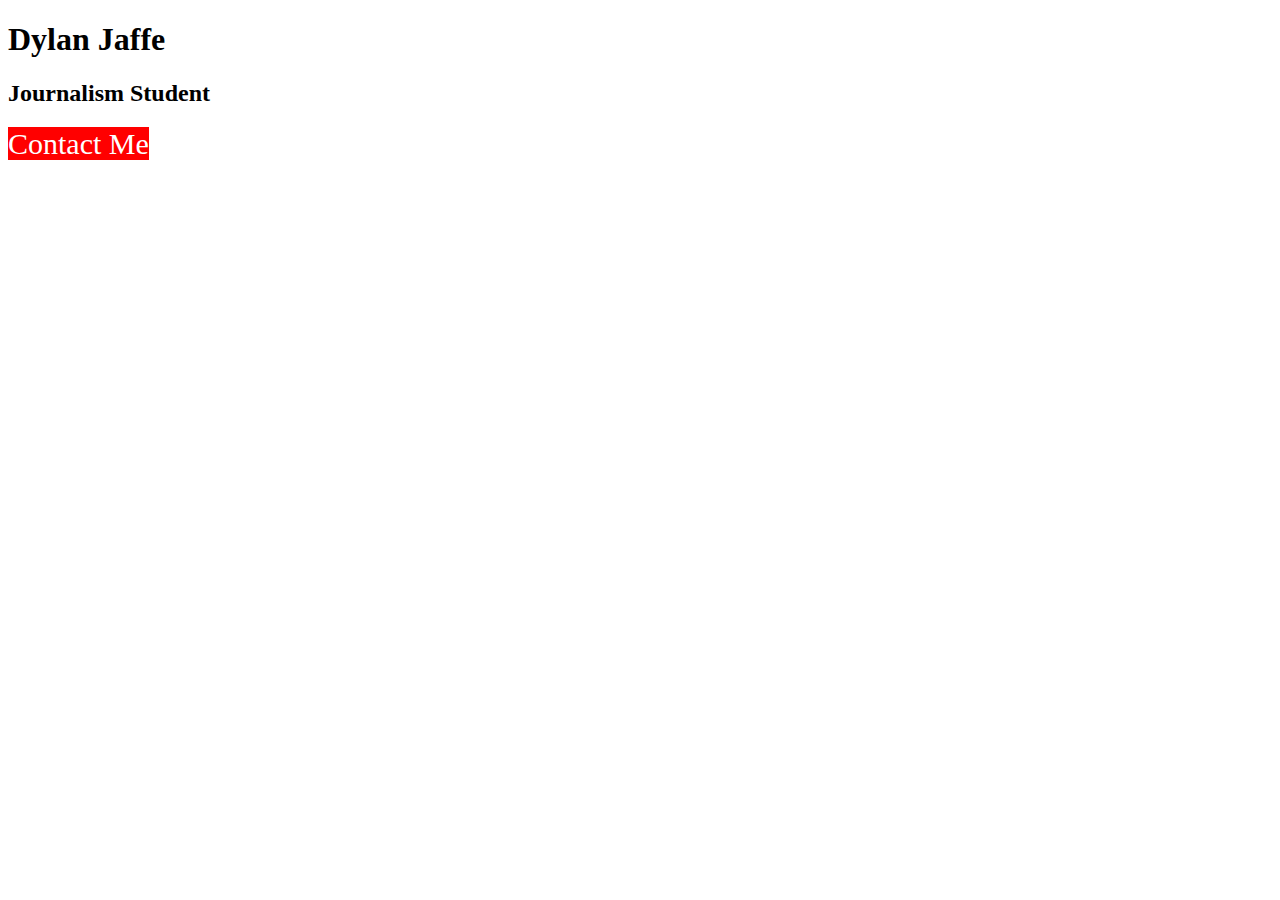
<file: button-assignment/index.html>
<!DOCTYPE html>
<html lang="en">

<head>    
    <title>Dylan Jaffe Button</title>
</head>
<h1> Dylan Jaffe</h1>
    <h2> Journalism Student</h2>
<body>
    <red-button>Contact Me</red-button>
   <style>
       red-button{background-color:red;
       color: white;
       font-size: 30px;
        border: none;   
       width:200px}
    </style>
</body>
   
</html>
</file>
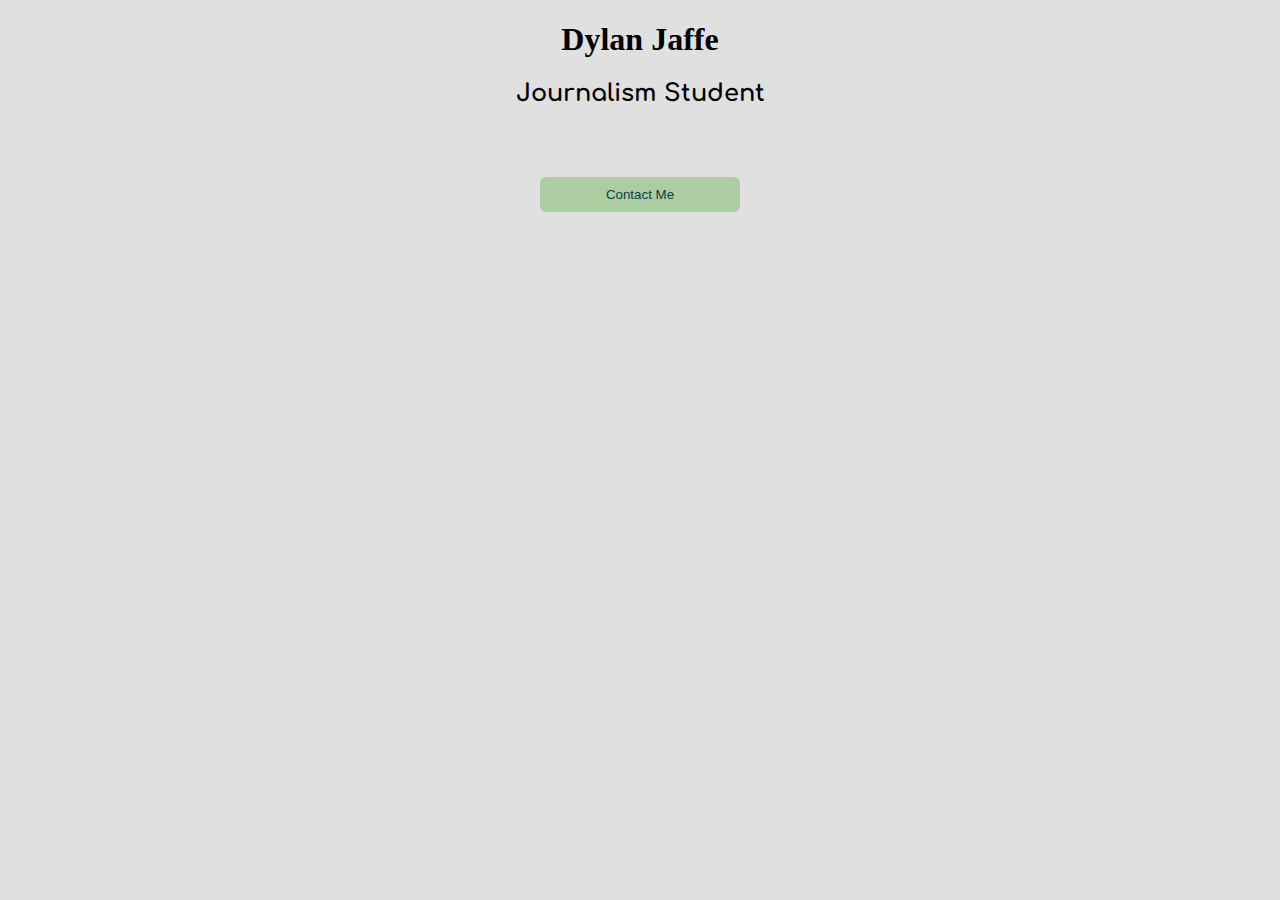
<file: contact-button-assignment/index.html>
<!DOCTYPE html>
<html lang="en">
<head>
    <link href="style.css" rel="stylesheet">
    
   <link rel="preconnect" href="https://fonts.googleapis.com">
<link rel="preconnect" href="https://fonts.gstatic.com" crossorigin>
<link href="https://fonts.googleapis.com/css2?family=Comfortaa:wght@300&family=DM+Serif+Display&display=swap" rel="stylesheet">

</head>
    
<body>
   <h1>Dylan Jaffe</h1>
   <h2>Journalism Student</h2>    
    <button>Contact Me</button>

    

    
</body>
    
</html>
</file>
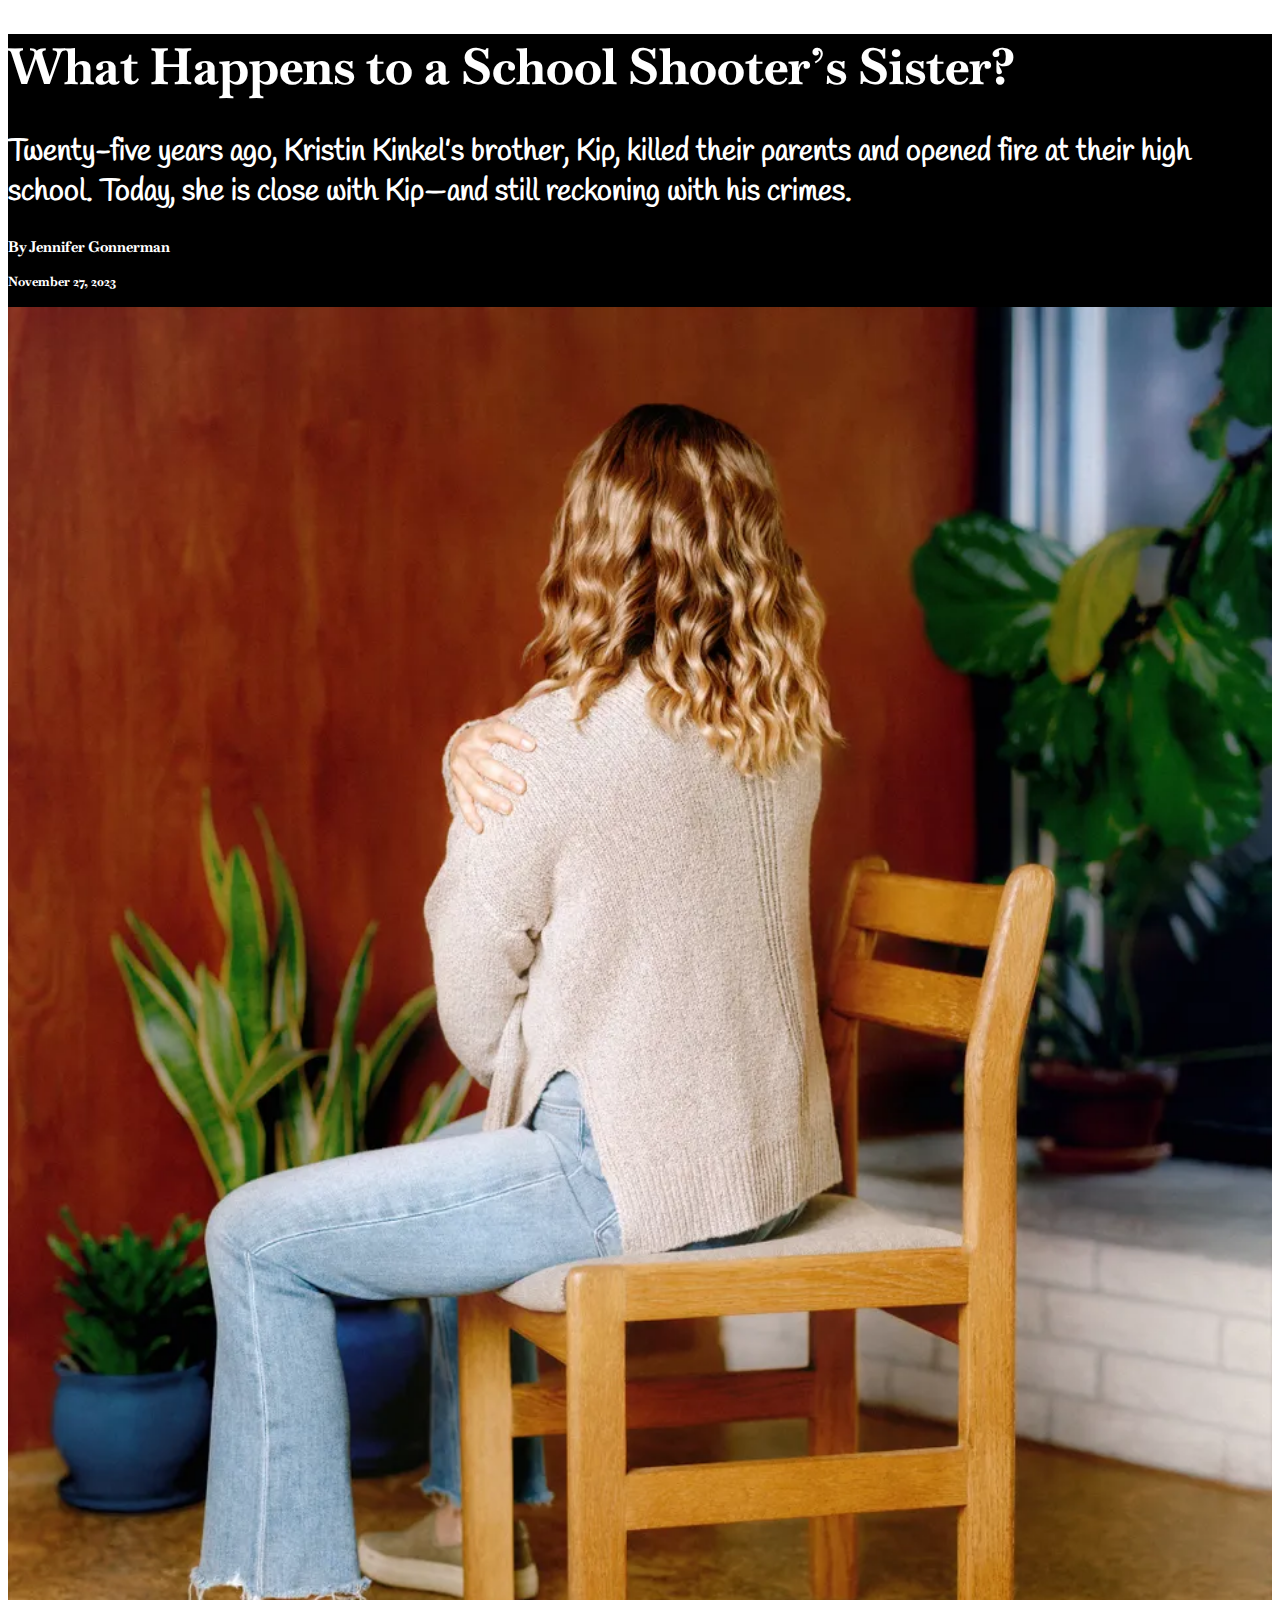
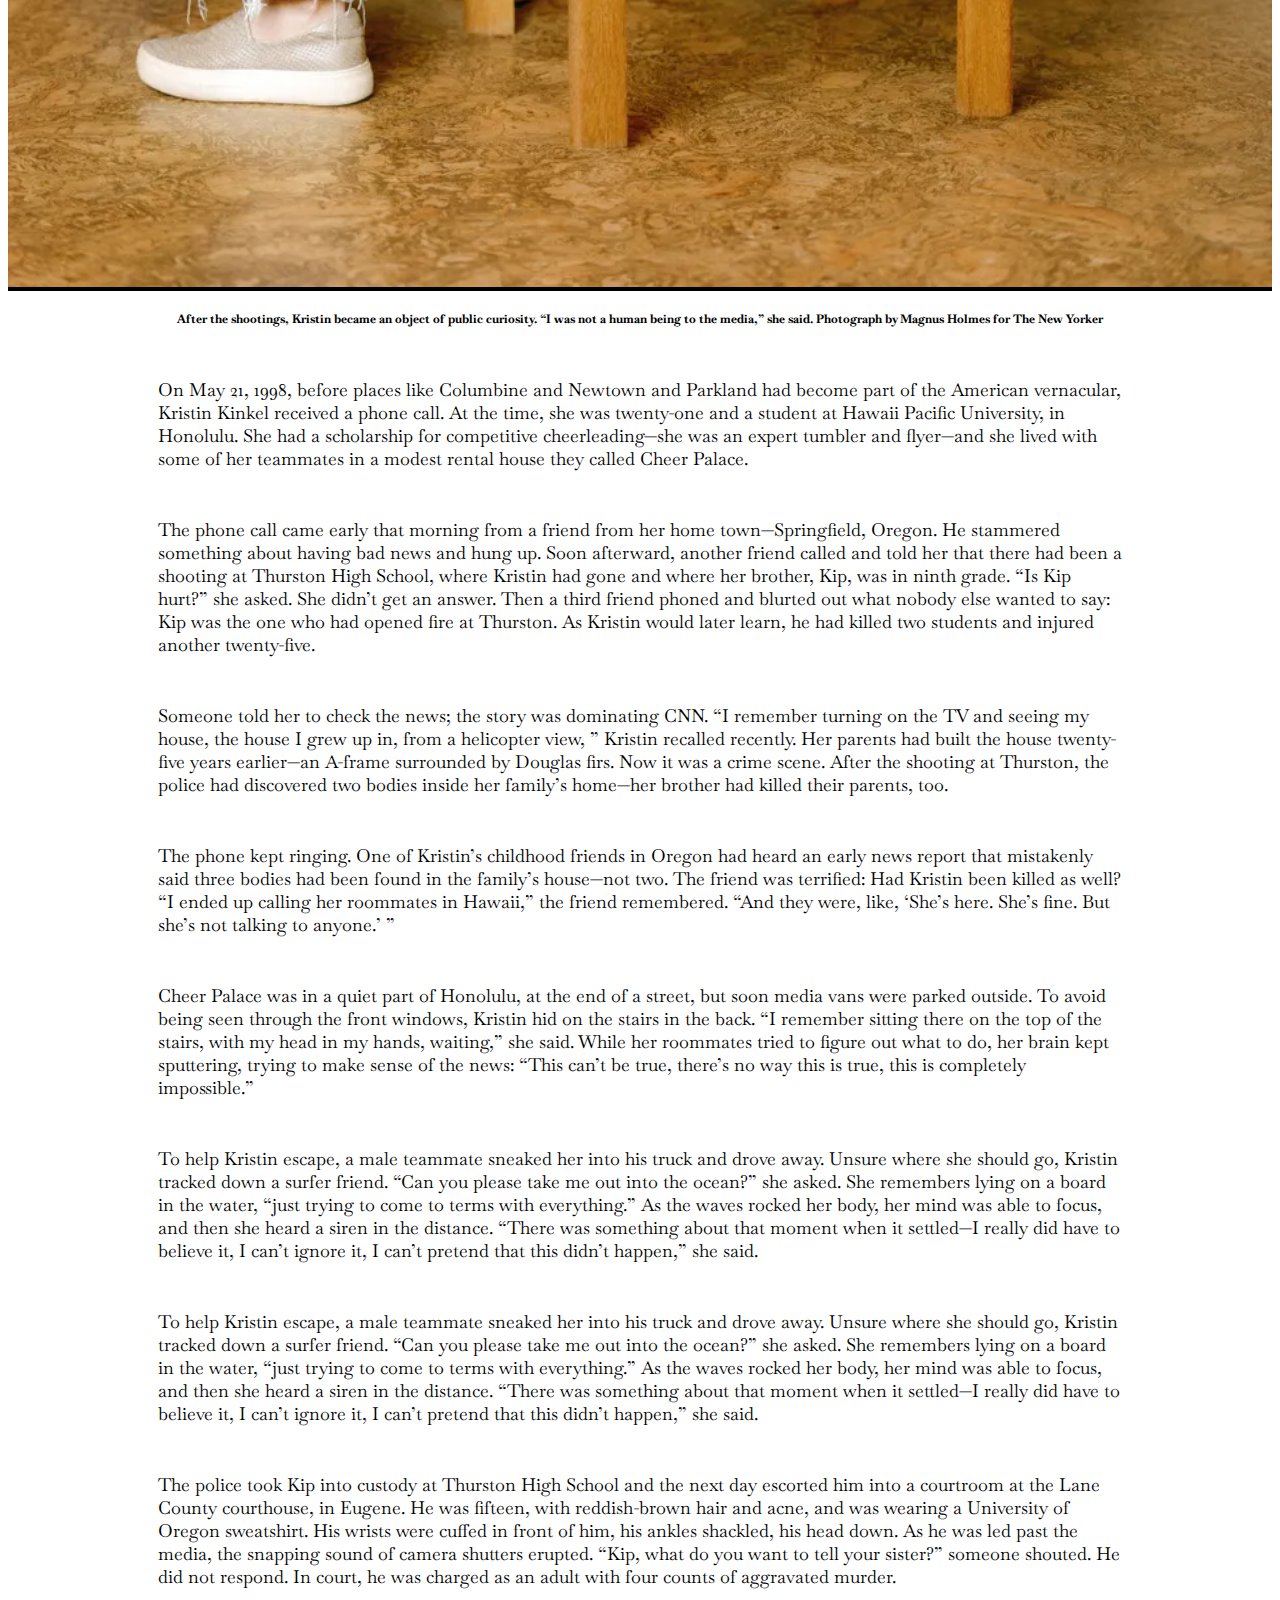
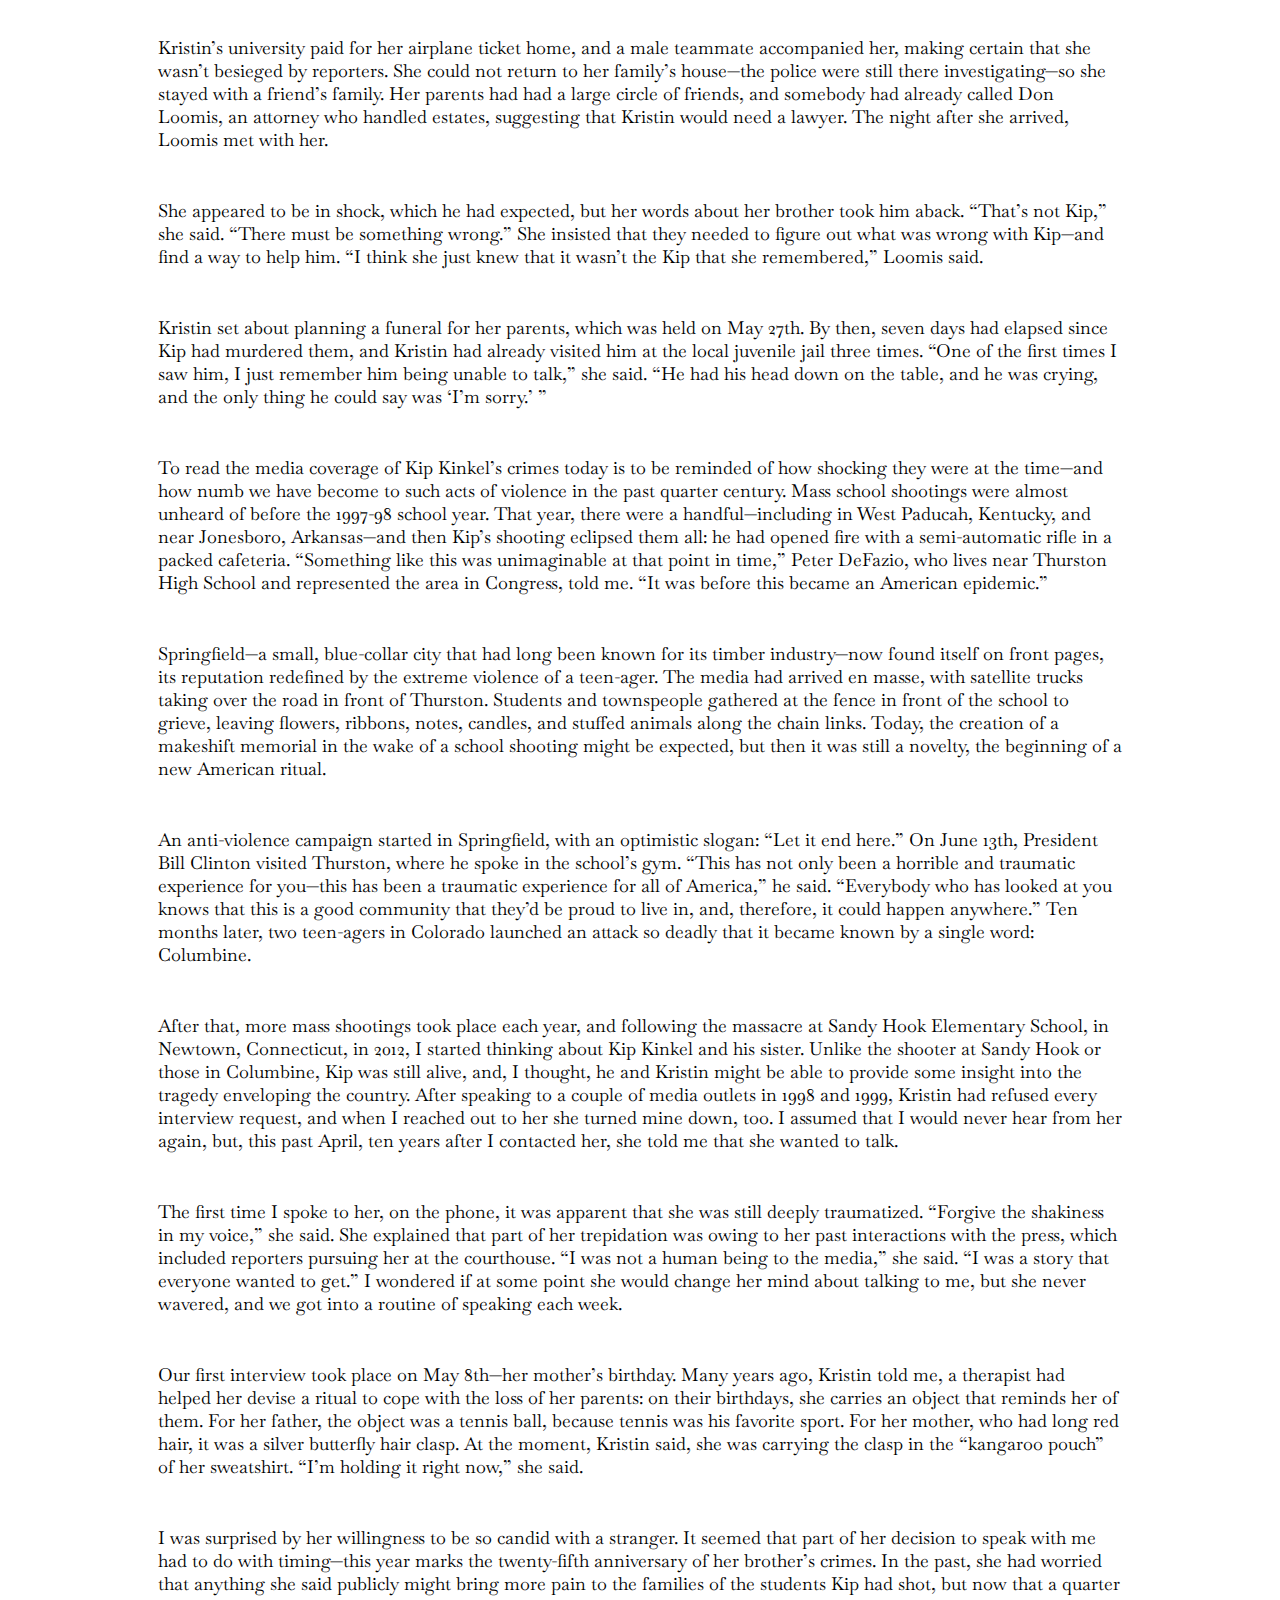
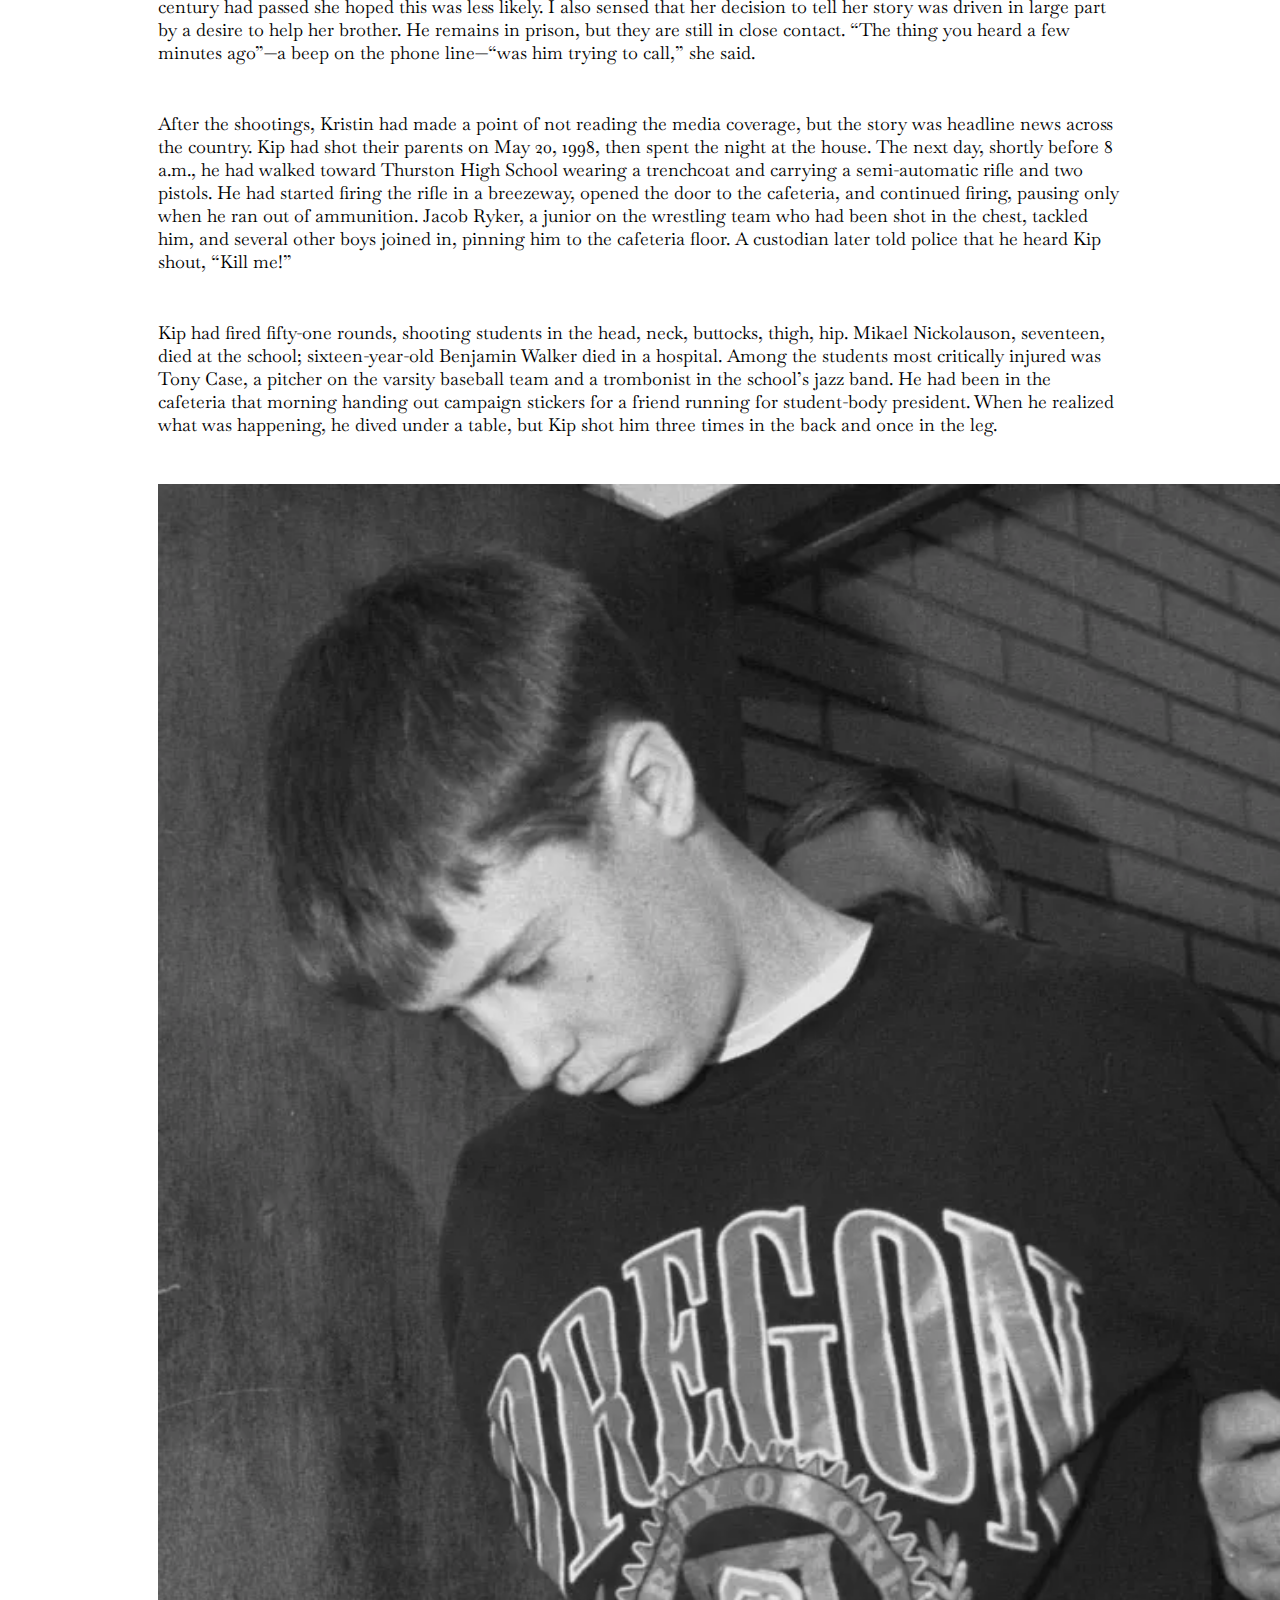
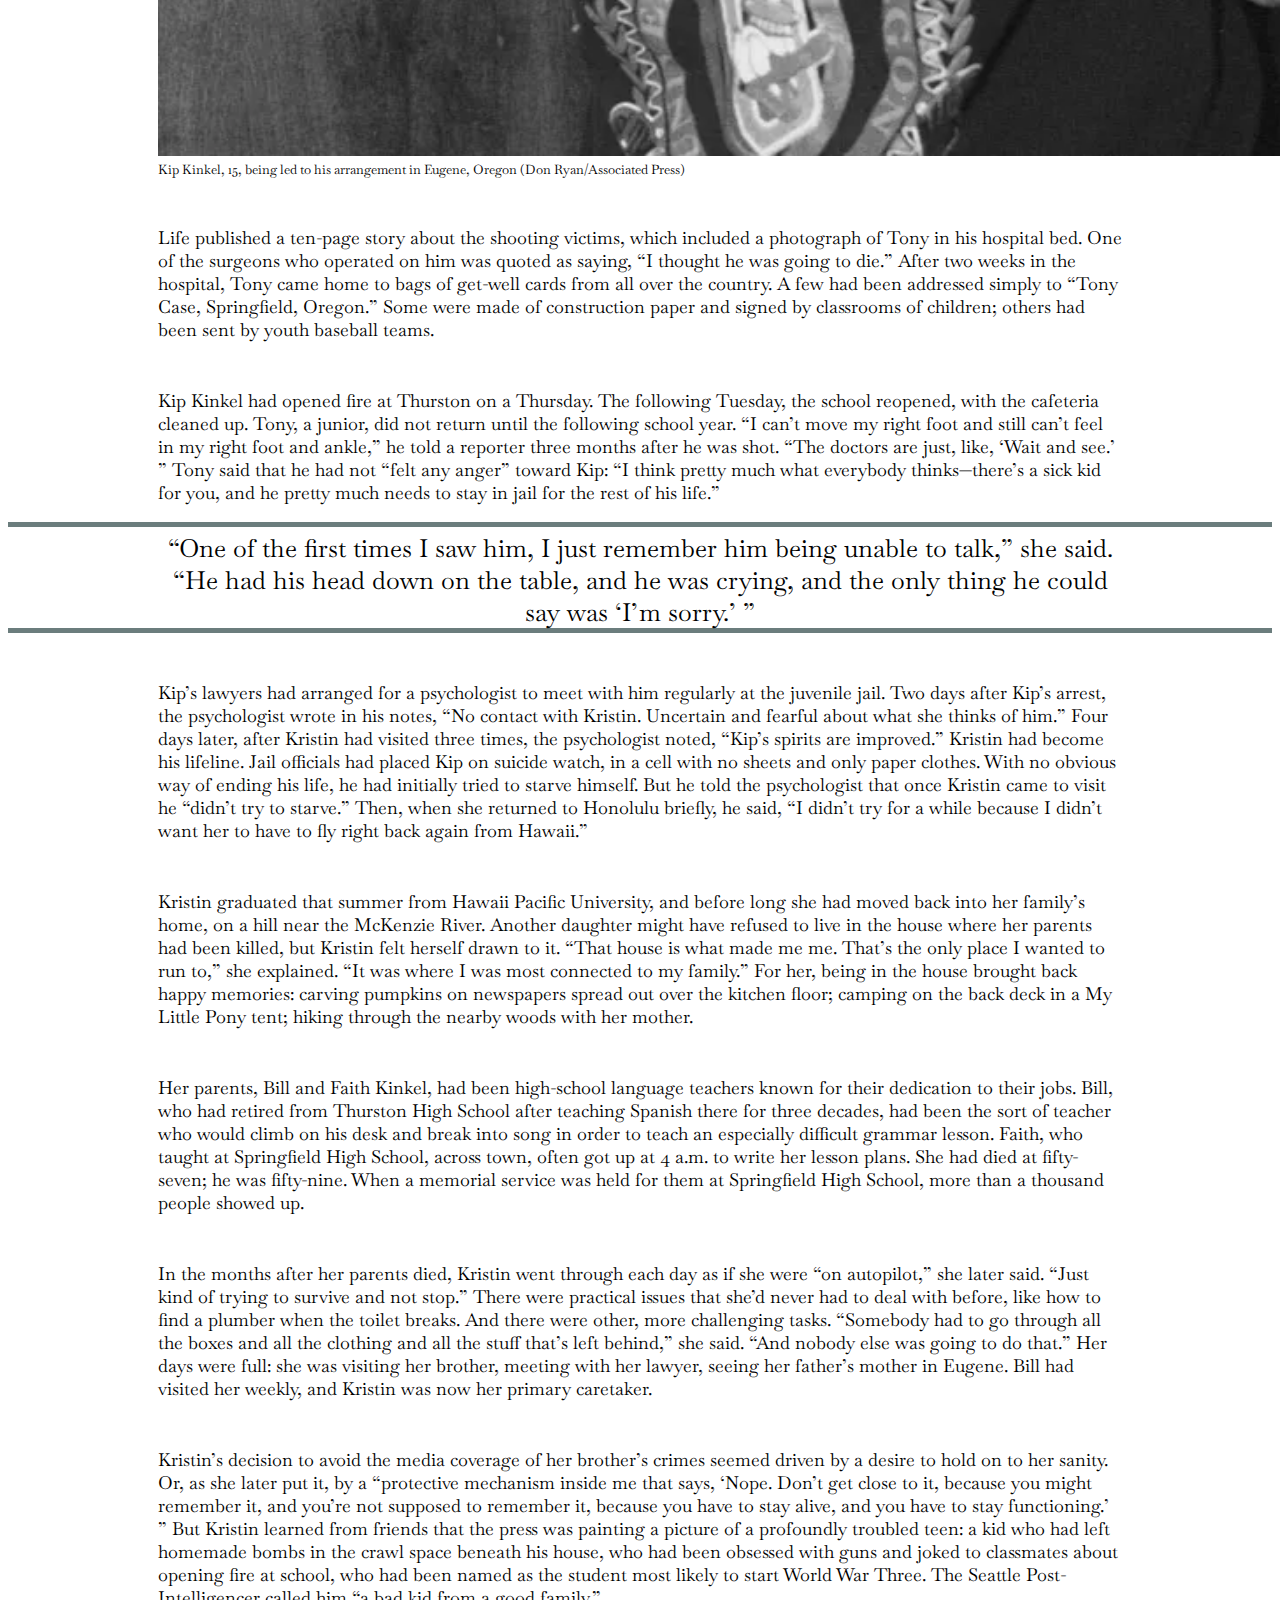
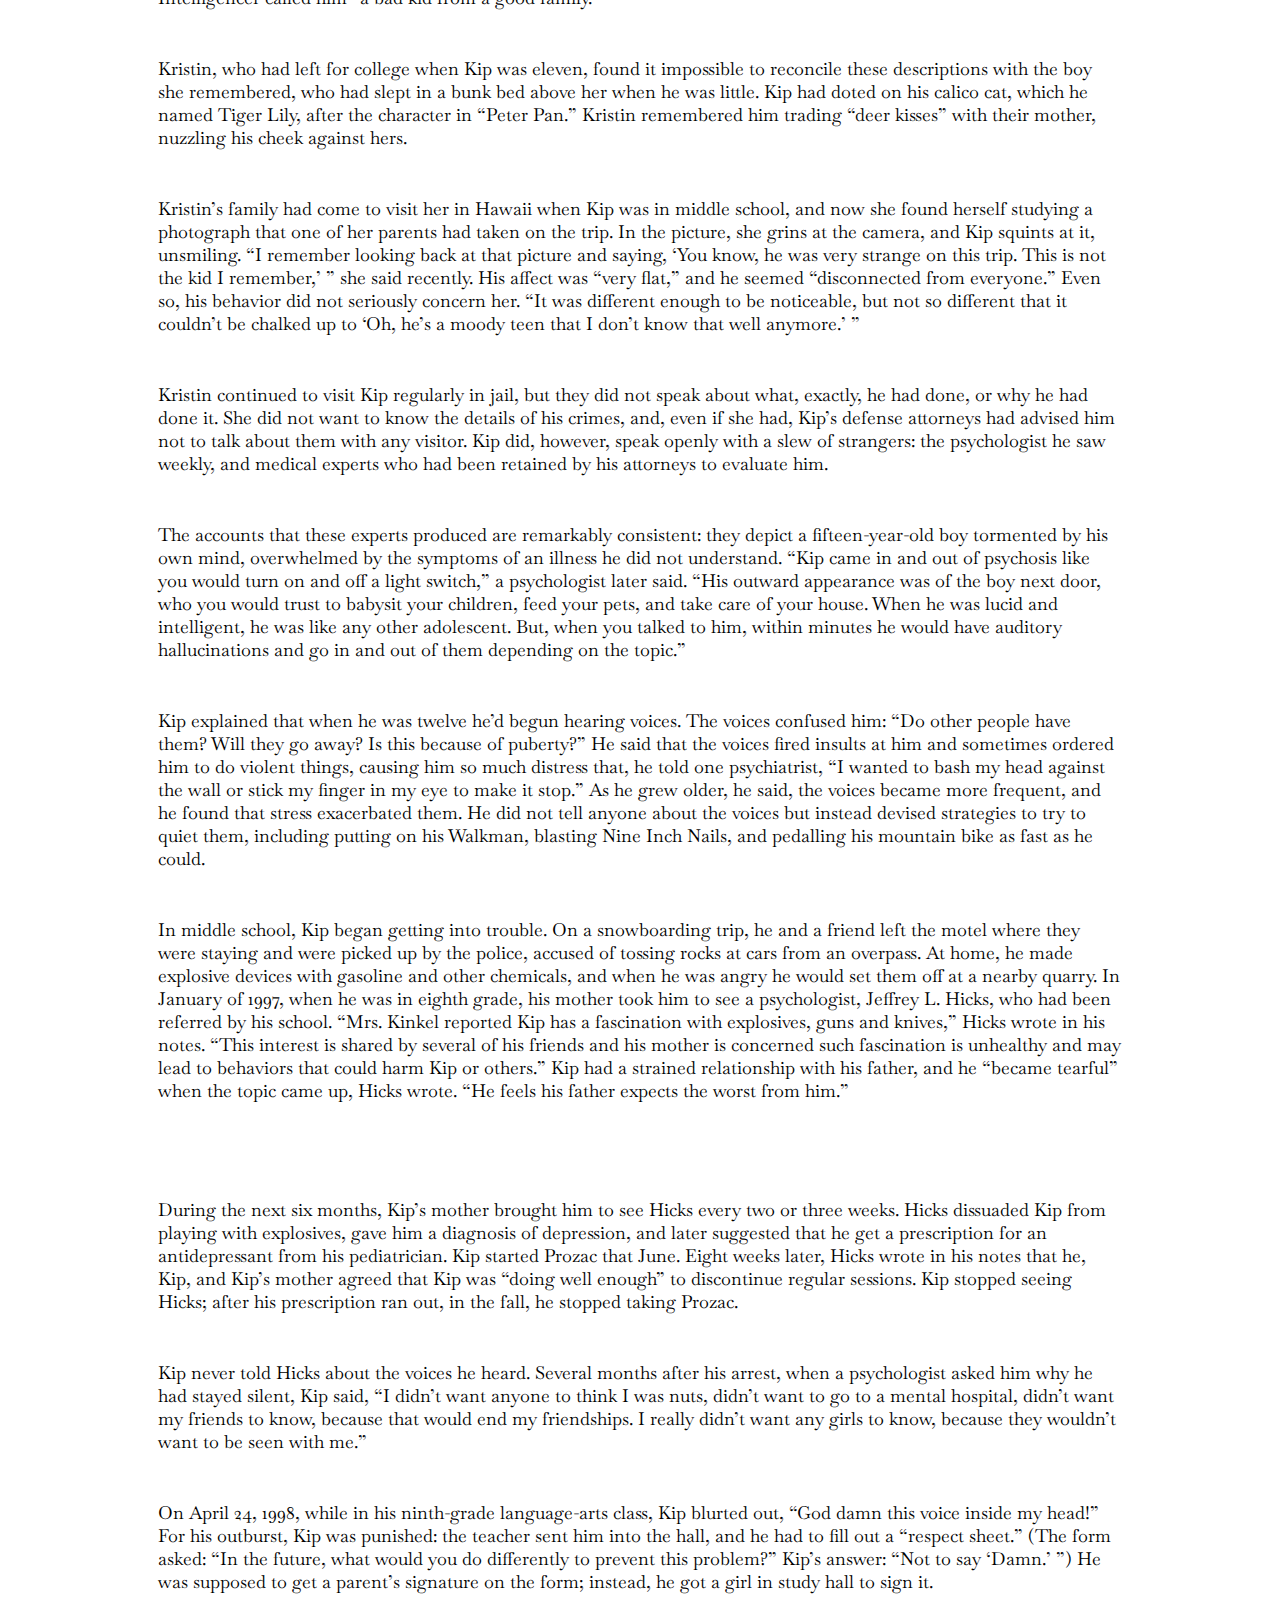
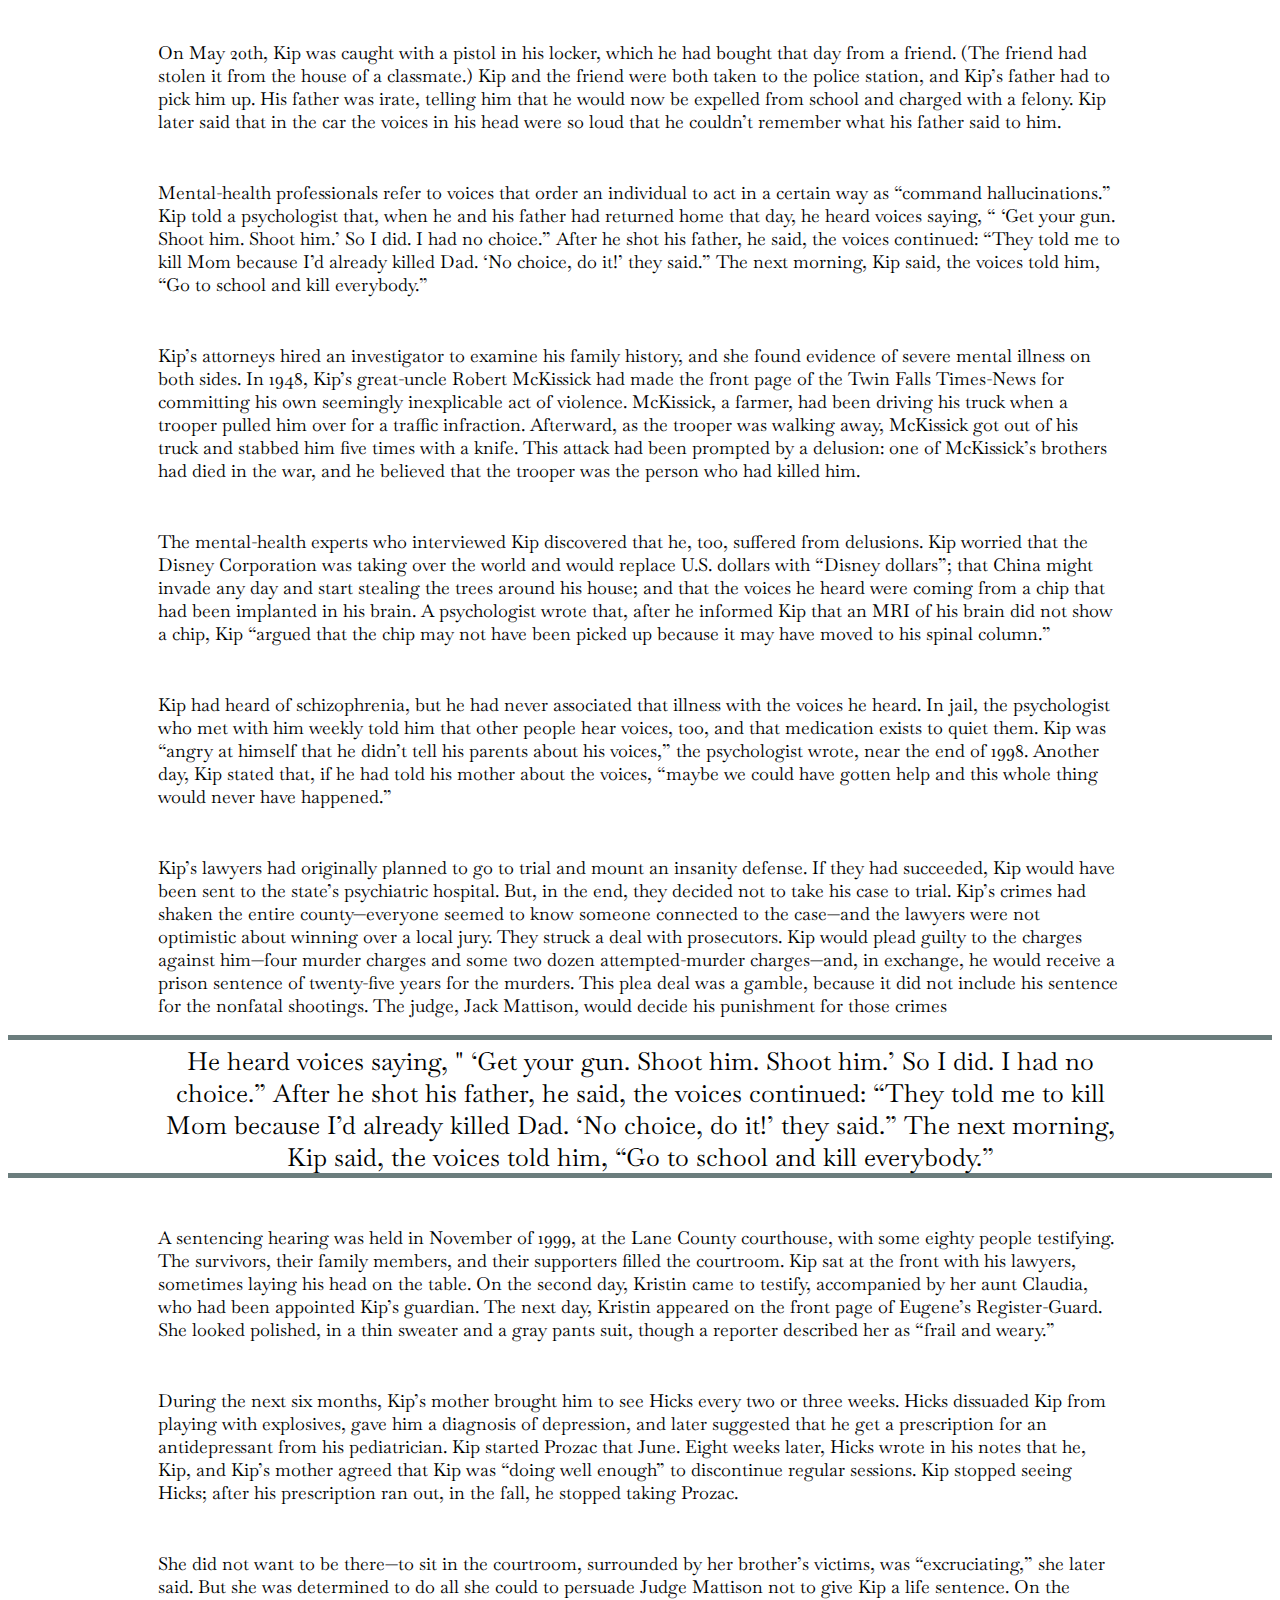
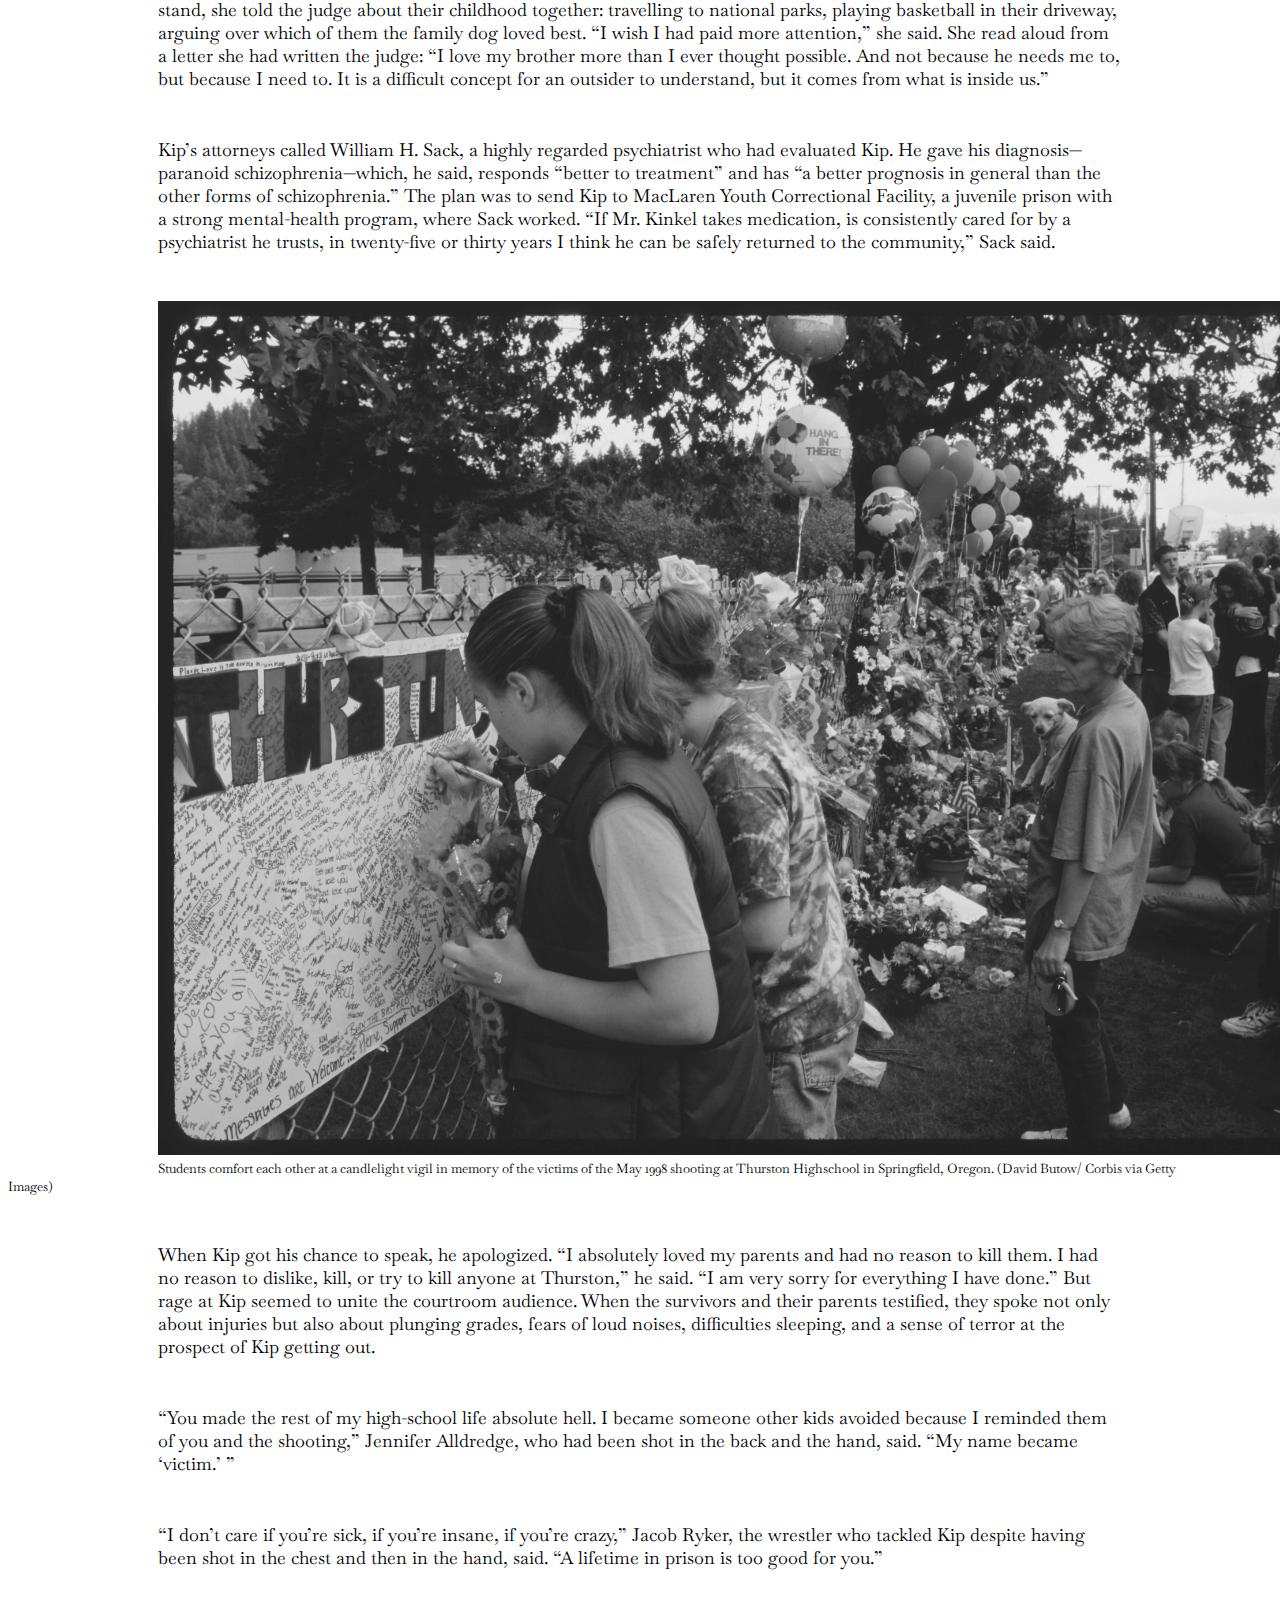
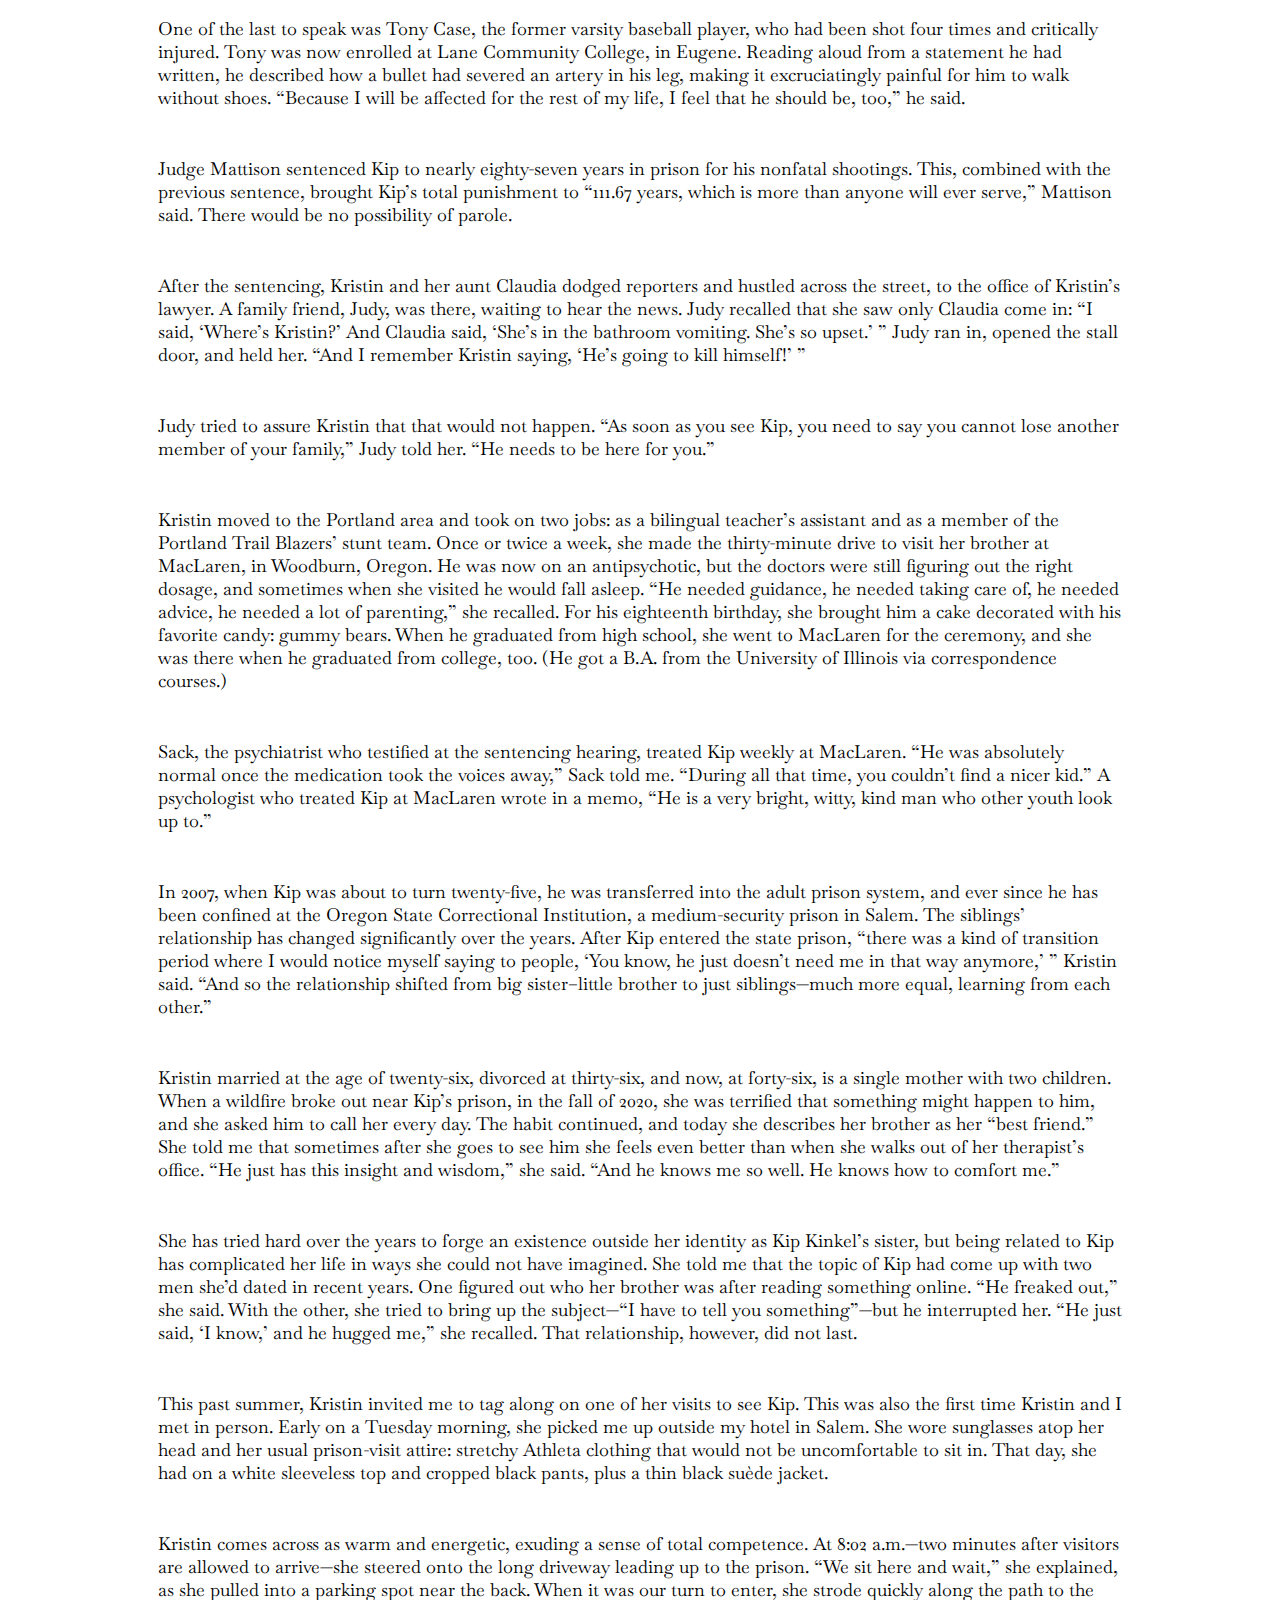
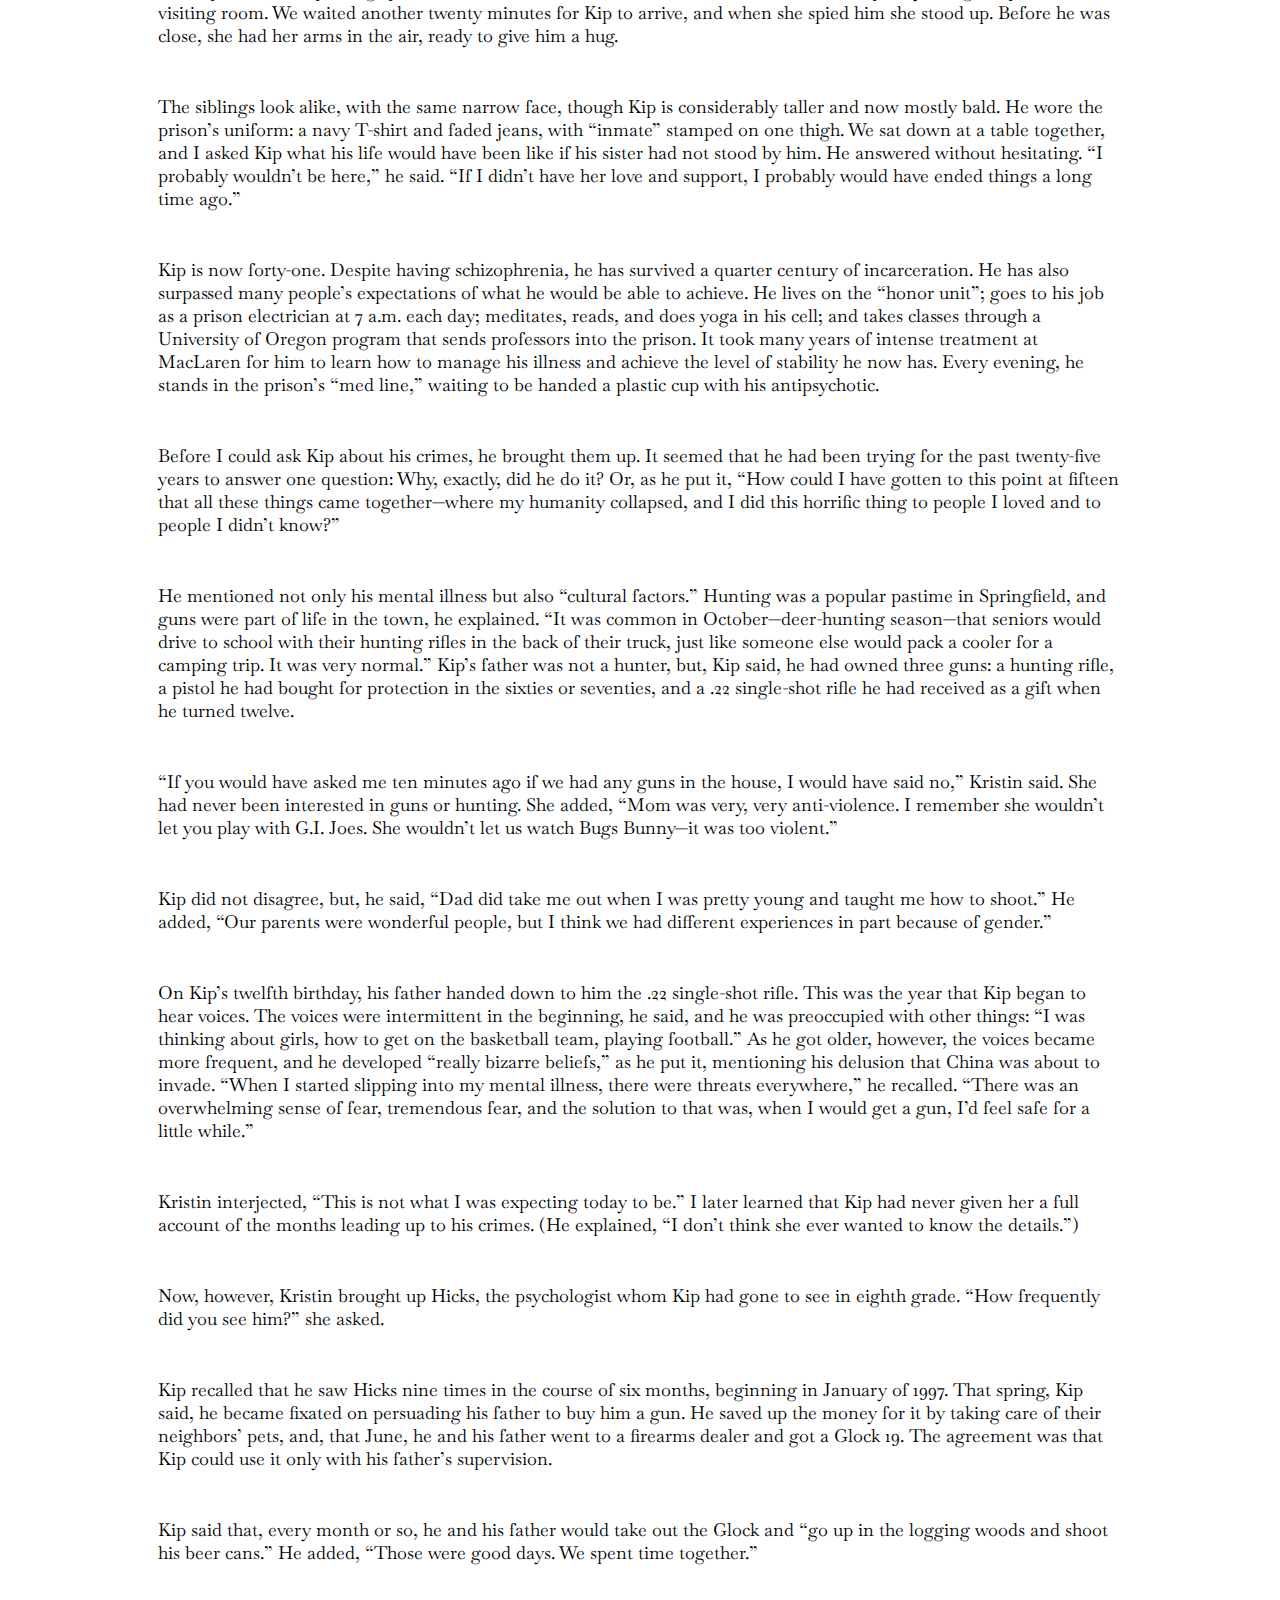
<file: final-project/index.html>
<!DOCTYPE html>
<html lang="en">
 
<head>
    
    <meta charset="utf-8">
    <meta name="viewport" content="width=device-width, initial-scale=1, shrink-to-fit=no">

<!-- Bootstrap CSS and JavaScript -->
<link href="https://cdn.jsdelivr.net/npm/bootstrap@5.0.1/dist/css/bootstrap.min.css" rel="stylesheet" integrity="sha384-+0n0xVW2eSR5OomGNYDnhzAbDsOXxcvSN1TPprVMTNDbiYZCxYbOOl7+AMvyTG2x" crossorigin="anonymous">
<script src="https://cdn.jsdelivr.net/npm/bootstrap@5.0.1/dist/js/bootstrap.bundle.min.js" integrity="sha384-gtEjrD/SeCtmISkJkNUaaKMoLD0//ElJ19smozuHV6z3Iehds+3Ulb9Bn9Plx0x4" crossorigin="anonymous"></script>
<link rel="stylesheet" href="https://cdn.jsdelivr.net/npm/bootstrap-icons@1.5.0/font/bootstrap-icons.css">
    
    <link href="style.css" rel="stylesheet">
    <link rel="preconnect" href="https://fonts.googleapis.com">
<link rel="preconnect" href="https://fonts.gstatic.com" crossorigin>
<link rel="preconnect" href="https://fonts.googleapis.com">
<link rel="preconnect" href="https://fonts.gstatic.com" crossorigin>
<link href="https://fonts.googleapis.com/css2?family=Baskervville&display=swap" rel="stylesheet">

    <link rel="preconnect" href="https://fonts.googleapis.com">
<link rel="preconnect" href="https://fonts.gstatic.com" crossorigin>
<link href="https://fonts.googleapis.com/css2?family=Handlee&display=swap" rel="stylesheet">

</head>

<body>
<div class="container-fluid" id="topper">
    <div class="row">
    <div class="col">
         <h1> What Happens to a School Shooter’s Sister?</h1>
        <h2> Twenty-five years ago, Kristin Kinkel’s brother, Kip, killed their parents and opened fire at their high school. Today, she is close with Kip—and still reckoning with his crimes. </h2>
        <h3> By Jennifer Gonnerman</h3>
        <h4> November 27, 2023</h4>
   </div>
    <div class="col">
        <img src="kristen%20pic.webp" alt="kristen photo">
    </div>
    </div>
    </div>
    
    <div class="container-fluid">
        <div class="row">
    <div class="col">
        <h5>After the shootings, Kristin became an object of public curiosity. “I was not a human being to the media,” she said. Photograph by Magnus Holmes for The New Yorker
        </h5>
<p> On May 21, 1998, before places like Columbine and Newtown and Parkland had become part of the American vernacular, Kristin Kinkel received a phone call. At the time, she was twenty-one and a student at Hawaii Pacific University, in Honolulu. She had a scholarship for competitive cheerleading—she was an expert tumbler and flyer—and she lived with some of her teammates in a modest rental house they called Cheer Palace.</p>

<p>The phone call came early that morning from a friend from her home town—Springfield, Oregon. He stammered something about having bad news and hung up. Soon afterward, another friend called and told her that there had been a shooting at Thurston High School, where Kristin had gone and where her brother, Kip, was in ninth grade. “Is Kip hurt?” she asked. She didn’t get an answer. Then a third friend phoned and blurted out what nobody else wanted to say: Kip was the one who had opened fire at Thurston. As Kristin would later learn, he had killed two students and injured another twenty-five.</p>

<p>Someone told her to check the news; the story was dominating CNN. “I remember turning on the TV and seeing my house, the house I grew up in, from a helicopter view, ” Kristin recalled recently. Her parents had built the house twenty-five years earlier—an A-frame surrounded by Douglas firs. Now it was a crime scene. After the shooting at Thurston, the police had discovered two bodies inside her family’s home—her brother had killed their parents, too.</p>

<p>The phone kept ringing. One of Kristin’s childhood friends in Oregon had heard an early news report that mistakenly said three bodies had been found in the family’s house—not two. The friend was terrified: Had Kristin been killed as well? “I ended up calling her roommates in Hawaii,” the friend remembered. “And they were, like, ‘She’s here. She’s fine. But she’s not talking to anyone.’ ”</p>

<p>Cheer Palace was in a quiet part of Honolulu, at the end of a street, but soon media vans were parked outside. To avoid being seen through the front windows, Kristin hid on the stairs in the back. “I remember sitting there on the top of the stairs, with my head in my hands, waiting,” she said. While her roommates tried to figure out what to do, her brain kept sputtering, trying to make sense of the news: “This can’t be true, there’s no way this is true, this is completely impossible.” </p>

<p>To help Kristin escape, a male teammate sneaked her into his truck and drove away. Unsure where she should go, Kristin tracked down a surfer friend. “Can you please take me out into the ocean?” she asked. She remembers lying on a board in the water, “just trying to come to terms with everything.” As the waves rocked her body, her mind was able to focus, and then she heard a siren in the distance. “There was something about that moment when it settled—I really did have to believe it, I can’t ignore it, I can’t pretend that this didn’t happen,” she said.</p>
        
<p> To help Kristin escape, a male teammate sneaked her into his truck and drove away. Unsure where she should go, Kristin tracked down a surfer friend. “Can you please take me out into the ocean?” she asked. She remembers lying on a board in the water, “just trying to come to terms with everything.” As the waves rocked her body, her mind was able to focus, and then she heard a siren in the distance. “There was something about that moment when it settled—I really did have to believe it, I can’t ignore it, I can’t pretend that this didn’t happen,” she said.</p> 
        
<p>The police took Kip into custody at Thurston High School and the next day escorted him into a courtroom at the Lane County courthouse, in Eugene. He was fifteen, with reddish-brown hair and acne, and was wearing a University of Oregon sweatshirt. His wrists were cuffed in front of him, his ankles shackled, his head down. As he was led past the media, the snapping sound of camera shutters erupted. “Kip, what do you want to tell your sister?” someone shouted. He did not respond. In court, he was charged as an adult with four counts of aggravated murder. </p> 
        
<p>Kristin’s university paid for her airplane ticket home, and a male teammate accompanied her, making certain that she wasn’t besieged by reporters. She could not return to her family’s house—the police were still there investigating—so she stayed with a friend’s family. Her parents had had a large circle of friends, and somebody had already called Don Loomis, an attorney who handled estates, suggesting that Kristin would need a lawyer. The night after she arrived, Loomis met with her.</p>        

 <p>She appeared to be in shock, which he had expected, but her words about her brother took him aback. “That’s not Kip,” she said. “There must be something wrong.” She insisted that they needed to figure out what was wrong with Kip—and find a way to help him. “I think she just knew that it wasn’t the Kip that she remembered,” Loomis said.</p>
        
<p>Kristin set about planning a funeral for her parents, which was held on May 27th. By then, seven days had elapsed since Kip had murdered them, and Kristin had already visited him at the local juvenile jail three times. “One of the first times I saw him, I just remember him being unable to talk,” she said. “He had his head down on the table, and he was crying, and the only thing he could say was ‘I’m sorry.’ ” </p> 
        
<p>To read the media coverage of Kip Kinkel’s crimes today is to be reminded of how shocking they were at the time—and how numb we have become to such acts of violence in the past quarter century. Mass school shootings were almost unheard of before the 1997-98 school year. That year, there were a handful—including in West Paducah, Kentucky, and near Jonesboro, Arkansas—and then Kip’s shooting eclipsed them all: he had opened fire with a semi-automatic rifle in a packed cafeteria. “Something like this was unimaginable at that point in time,” Peter DeFazio, who lives near Thurston High School and represented the area in Congress, told me. “It was before this became an American epidemic.” </p>
        
<p> Springfield—a small, blue-collar city that had long been known for its timber industry—now found itself on front pages, its reputation redefined by the extreme violence of a teen-ager. The media had arrived en masse, with satellite trucks taking over the road in front of Thurston. Students and townspeople gathered at the fence in front of the school to grieve, leaving flowers, ribbons, notes, candles, and stuffed animals along the chain links. Today, the creation of a makeshift memorial in the wake of a school shooting might be expected, but then it was still a novelty, the beginning of a new American ritual.</p> 

<p>An anti-violence campaign started in Springfield, with an optimistic slogan: “Let it end here.” On June 13th, President Bill Clinton visited Thurston, where he spoke in the school’s gym. “This has not only been a horrible and traumatic experience for you—this has been a traumatic experience for all of America,” he said. “Everybody who has looked at you knows that this is a good community that they’d be proud to live in, and, therefore, it could happen anywhere.” Ten months later, two teen-agers in Colorado launched an attack so deadly that it became known by a single word: Columbine. </p>  
        
<p>After that, more mass shootings took place each year, and following the massacre at Sandy Hook Elementary School, in Newtown, Connecticut, in 2012, I started thinking about Kip Kinkel and his sister. Unlike the shooter at Sandy Hook or those in Columbine, Kip was still alive, and, I thought, he and Kristin might be able to provide some insight into the tragedy enveloping the country. After speaking to a couple of media outlets in 1998 and 1999, Kristin had refused every interview request, and when I reached out to her she turned mine down, too. I assumed that I would never hear from her again, but, this past April, ten years after I contacted her, she told me that she wanted to talk. </p>

<p>The first time I spoke to her, on the phone, it was apparent that she was still deeply traumatized. “Forgive the shakiness in my voice,” she said. She explained that part of her trepidation was owing to her past interactions with the press, which included reporters pursuing her at the courthouse. “I was not a human being to the media,” she said. “I was a story that everyone wanted to get.” I wondered if at some point she would change her mind about talking to me, but she never wavered, and we got into a routine of speaking each week. </p>

<p>Our first interview took place on May 8th—her mother’s birthday. Many years ago, Kristin told me, a therapist had helped her devise a ritual to cope with the loss of her parents: on their birthdays, she carries an object that reminds her of them. For her father, the object was a tennis ball, because tennis was his favorite sport. For her mother, who had long red hair, it was a silver butterfly hair clasp. At the moment, Kristin said, she was carrying the clasp in the “kangaroo pouch” of her sweatshirt. “I’m holding it right now,” she said. </p>
        
 <p>I was surprised by her willingness to be so candid with a stranger. It seemed that part of her decision to speak with me had to do with timing—this year marks the twenty-fifth anniversary of her brother’s crimes. In the past, she had worried that anything she said publicly might bring more pain to the families of the students Kip had shot, but now that a quarter century had passed she hoped this was less likely. I also sensed that her decision to tell her story was driven in large part by a desire to help her brother. He remains in prison, but they are still in close contact. “The thing you heard a few minutes ago”—a beep on the phone line—“was him trying to call,” she said. </p>
        
<p>After the shootings, Kristin had made a point of not reading the media coverage, but the story was headline news across the country. Kip had shot their parents on May 20, 1998, then spent the night at the house. The next day, shortly before 8 a.m., he had walked toward Thurston High School wearing a trenchcoat and carrying a semi-automatic rifle and two pistols. He had started firing the rifle in a breezeway, opened the door to the cafeteria, and continued firing, pausing only when he ran out of ammunition. Jacob Ryker, a junior on the wrestling team who had been shot in the chest, tackled him, and several other boys joined in, pinning him to the cafeteria floor. A custodian later told police that he heard Kip shout, “Kill me!” </p>  
        
<p>Kip had fired fifty-one rounds, shooting students in the head, neck, buttocks, thigh, hip. Mikael Nickolauson, seventeen, died at the school; sixteen-year-old Benjamin Walker died in a hospital. Among the students most critically injured was Tony Case, a pitcher on the varsity baseball team and a trombonist in the school’s jazz band. He had been in the cafeteria that morning handing out campaign stickers for a friend running for student-body president. When he realized what was happening, he dived under a table, but Kip shot him three times in the back and once in the leg.</p>
      <img class="img-sized" src="kip-kinkel-arrangement.webp" alt="KIP KINKEL, 15, BEING LED TO HIS ARRAIGNMENT IN EUGENE, OREGON. (DON RYAN/ASSOCIATED PRESS)">
    <div class="row">
  <figurecaption class="caption"> Kip Kinkel, 15, being led to his arrangement in Eugene, Oregon <span class="credit">(Don Ryan/Associated Press)</span></figurecaption>         
        </div>
   
     
<p>Life published a ten-page story about the shooting victims, which included a photograph of Tony in his hospital bed. One of the surgeons who operated on him was quoted as saying, “I thought he was going to die.” After two weeks in the hospital, Tony came home to bags of get-well cards from all over the country. A few had been addressed simply to “Tony Case, Springfield, Oregon.” Some were made of construction paper and signed by classrooms of children; others had been sent by youth baseball teams.</p>
        
<p>Kip Kinkel had opened fire at Thurston on a Thursday. The following Tuesday, the school reopened, with the cafeteria cleaned up. Tony, a junior, did not return until the following school year. “I can’t move my right foot and still can’t feel in my right foot and ankle,” he told a reporter three months after he was shot. “The doctors are just, like, ‘Wait and see.’ ” Tony said that he had not “felt any anger” toward Kip: “I think pretty much what everybody thinks—there’s a sick kid for you, and he pretty much needs to stay in jail for the rest of his life.”

</p>    
      <div class= "pullquote">
     <p class="quote"> “One of the first times I saw him, I just remember him being unable to talk,” she said. “He had his head down on the table, and he was crying, and the only thing he could say was ‘I’m sorry.’ ” </p>
               
        </div>
<p>Kip’s lawyers had arranged for a psychologist to meet with him regularly at the juvenile jail. Two days after Kip’s arrest, the psychologist wrote in his notes, “No contact with Kristin. Uncertain and fearful about what she thinks of him.” Four days later, after Kristin had visited three times, the psychologist noted, “Kip’s spirits are improved.” Kristin had become his lifeline. Jail officials had placed Kip on suicide watch, in a cell with no sheets and only paper clothes. With no obvious way of ending his life, he had initially tried to starve himself. But he told the psychologist that once Kristin came to visit he “didn’t try to starve.” Then, when she returned to Honolulu briefly, he said, “I didn’t try for a while because I didn’t want her to have to fly right back again from Hawaii.”
</p>
  <p>Kristin graduated that summer from Hawaii Pacific University, and before long she had moved back into her family’s home, on a hill near the McKenzie River. Another daughter might have refused to live in the house where her parents had been killed, but Kristin felt herself drawn to it. “That house is what made me me. That’s the only place I wanted to run to,” she explained. “It was where I was most connected to my family.” For her, being in the house brought back happy memories: carving pumpkins on newspapers spread out over the kitchen floor; camping on the back deck in a My Little Pony tent; hiking through the nearby woods with her mother.
</p>
  <p>Her parents, Bill and Faith Kinkel, had been high-school language teachers known for their dedication to their jobs. Bill, who had retired from Thurston High School after teaching Spanish there for three decades, had been the sort of teacher who would climb on his desk and break into song in order to teach an especially difficult grammar lesson. Faith, who taught at Springfield High School, across town, often got up at 4 a.m. to write her lesson plans. She had died at fifty-seven; he was fifty-nine. When a memorial service was held for them at Springfield High School, more than a thousand people showed up.</p>
          
 <p>In the months after her parents died, Kristin went through each day as if she were “on autopilot,” she later said. “Just kind of trying to survive and not stop.” There were practical issues that she’d never had to deal with before, like how to find a plumber when the toilet breaks. And there were other, more challenging tasks. “Somebody had to go through all the boxes and all the clothing and all the stuff that’s left behind,” she said. “And nobody else was going to do that.” Her days were full: she was visiting her brother, meeting with her lawyer, seeing her father’s mother in Eugene. Bill had visited her weekly, and Kristin was now her primary caretaker.</p>
          
<p>Kristin’s decision to avoid the media coverage of her brother’s crimes seemed driven by a desire to hold on to her sanity. Or, as she later put it, by a “protective mechanism inside me that says, ‘Nope. Don’t get close to it, because you might remember it, and you’re not supposed to remember it, because you have to stay alive, and you have to stay functioning.’ ” But Kristin learned from friends that the press was painting a picture of a profoundly troubled teen: a kid who had left homemade bombs in the crawl space beneath his house, who had been obsessed with guns and joked to classmates about opening fire at school, who had been named as the student most likely to start World War Three. The Seattle Post-Intelligencer called him “a bad kid from a good family.”</p>
          
<p>Kristin, who had left for college when Kip was eleven, found it impossible to reconcile these descriptions with the boy she remembered, who had slept in a bunk bed above her when he was little. Kip had doted on his calico cat, which he named Tiger Lily, after the character in “Peter Pan.” Kristin remembered him trading “deer kisses” with their mother, nuzzling his cheek against hers.</p>  
          
<p>Kristin’s family had come to visit her in Hawaii when Kip was in middle school, and now she found herself studying a photograph that one of her parents had taken on the trip. In the picture, she grins at the camera, and Kip squints at it, unsmiling. “I remember looking back at that picture and saying, ‘You know, he was very strange on this trip. This is not the kid I remember,’ ” she said recently. His affect was “very flat,” and he seemed “disconnected from everyone.” Even so, his behavior did not seriously concern her. “It was different enough to be noticeable, but not so different that it couldn’t be chalked up to ‘Oh, he’s a moody teen that I don’t know that well anymore.’ ”</p>    
        
<p> Kristin continued to visit Kip regularly in jail, but they did not speak about what, exactly, he had done, or why he had done it. She did not want to know the details of his crimes, and, even if she had, Kip’s defense attorneys had advised him not to talk about them with any visitor. Kip did, however, speak openly with a slew of strangers: the psychologist he saw weekly, and medical experts who had been retained by his attorneys to evaluate him.</p>
        
<p>The accounts that these experts produced are remarkably consistent: they depict a fifteen-year-old boy tormented by his own mind, overwhelmed by the symptoms of an illness he did not understand. “Kip came in and out of psychosis like you would turn on and off a light switch,” a psychologist later said. “His outward appearance was of the boy next door, who you would trust to babysit your children, feed your pets, and take care of your house. When he was lucid and intelligent, he was like any other adolescent. But, when you talked to him, within minutes he would have auditory hallucinations and go in and out of them depending on the topic.”</p>  
        
<p>Kip explained that when he was twelve he’d begun hearing voices. The voices confused him: “Do other people have them? Will they go away? Is this because of puberty?” He said that the voices fired insults at him and sometimes ordered him to do violent things, causing him so much distress that, he told one psychiatrist, “I wanted to bash my head against the wall or stick my finger in my eye to make it stop.” As he grew older, he said, the voices became more frequent, and he found that stress exacerbated them. He did not tell anyone about the voices but instead devised strategies to try to quiet them, including putting on his Walkman, blasting Nine Inch Nails, and pedalling his mountain bike as fast as he could. </p> 
        
<p>In middle school, Kip began getting into trouble. On a snowboarding trip, he and a friend left the motel where they were staying and were picked up by the police, accused of tossing rocks at cars from an overpass. At home, he made explosive devices with gasoline and other chemicals, and when he was angry he would set them off at a nearby quarry. In January of 1997, when he was in eighth grade, his mother took him to see a psychologist, Jeffrey L. Hicks, who had been referred by his school. “Mrs. Kinkel reported Kip has a fascination with explosives, guns and knives,” Hicks wrote in his notes. “This interest is shared by several of his friends and his mother is concerned such fascination is unhealthy and may lead to behaviors that could harm Kip or others.” Kip had a strained relationship with his father, and he “became tearful” when the topic came up, Hicks wrote. “He feels his father expects the worst from him.”
</p> 

<div class="container-fluid">
    <div class="row">
    <div class="col">       
<div class="flourish-embed flourish-chart" data-src="visualisation/16106350"><script src="https://public.flourish.studio/resources/embed.js"></script></div>
        </div>
        </div>
        </div>
<p>During the next six months, Kip’s mother brought him to see Hicks every two or three weeks. Hicks dissuaded Kip from playing with explosives, gave him a diagnosis of depression, and later suggested that he get a prescription for an antidepressant from his pediatrician. Kip started Prozac that June. Eight weeks later, Hicks wrote in his notes that he, Kip, and Kip’s mother agreed that Kip was “doing well enough” to discontinue regular sessions. Kip stopped seeing Hicks; after his prescription ran out, in the fall, he stopped taking Prozac.
</p> 
 <p>Kip never told Hicks about the voices he heard. Several months after his arrest, when a psychologist asked him why he had stayed silent, Kip said, “I didn’t want anyone to think I was nuts, didn’t want to go to a mental hospital, didn’t want my friends to know, because that would end my friendships. I really didn’t want any girls to know, because they wouldn’t want to be seen with me.”
</p> 
<p>On April 24, 1998, while in his ninth-grade language-arts class, Kip blurted out, “God damn this voice inside my head!” For his outburst, Kip was punished: the teacher sent him into the hall, and he had to fill out a “respect sheet.” (The form asked: “In the future, what would you do differently to prevent this problem?” Kip’s answer: “Not to say ‘Damn.’ ”) He was supposed to get a parent’s signature on the form; instead, he got a girl in study hall to sign it.
</p>
<p>On May 20th, Kip was caught with a pistol in his locker, which he had bought that day from a friend. (The friend had stolen it from the house of a classmate.) Kip and the friend were both taken to the police station, and Kip’s father had to pick him up. His father was irate, telling him that he would now be expelled from school and charged with a felony. Kip later said that in the car the voices in his head were so loud that he couldn’t remember what his father said to him.
</p>           
<p>Mental-health professionals refer to voices that order an individual to act in a certain way as “command hallucinations.” Kip told a psychologist that, when he and his father had returned home that day, he heard voices saying, “ ‘Get your gun. Shoot him. Shoot him.’ So I did. I had no choice.” After he shot his father, he said, the voices continued: “They told me to kill Mom because I’d already killed Dad. ‘No choice, do it!’ they said.” The next morning, Kip said, the voices told him, “Go to school and kill everybody.”
</p>
        
<p>Kip’s attorneys hired an investigator to examine his family history, and she found evidence of severe mental illness on both sides. In 1948, Kip’s great-uncle Robert McKissick had made the front page of the Twin Falls Times-News for committing his own seemingly inexplicable act of violence. McKissick, a farmer, had been driving his truck when a trooper pulled him over for a traffic infraction. Afterward, as the trooper was walking away, McKissick got out of his truck and stabbed him five times with a knife. This attack had been prompted by a delusion: one of McKissick’s brothers had died in the war, and he believed that the trooper was the person who had killed him.
</p> 
<p>The mental-health experts who interviewed Kip discovered that he, too, suffered from delusions. Kip worried that the Disney Corporation was taking over the world and would replace U.S. dollars with “Disney dollars”; that China might invade any day and start stealing the trees around his house; and that the voices he heard were coming from a chip that had been implanted in his brain. A psychologist wrote that, after he informed Kip that an MRI of his brain did not show a chip, Kip “argued that the chip may not have been picked up because it may have moved to his spinal column.”</p> 
<p>Kip had heard of schizophrenia, but he had never associated that illness with the voices he heard. In jail, the psychologist who met with him weekly told him that other people hear voices, too, and that medication exists to quiet them. Kip was “angry at himself that he didn’t tell his parents about his voices,” the psychologist wrote, near the end of 1998. Another day, Kip stated that, if he had told his mother about the voices, “maybe we could have gotten help and this whole thing would never have happened.”</p> 
<p>Kip’s lawyers had originally planned to go to trial and mount an insanity defense. If they had succeeded, Kip would have been sent to the state’s psychiatric hospital. But, in the end, they decided not to take his case to trial. Kip’s crimes had shaken the entire county—everyone seemed to know someone connected to the case—and the lawyers were not optimistic about winning over a local jury. They struck a deal with prosecutors. Kip would plead guilty to the charges against him—four murder charges and some two dozen attempted-murder charges—and, in exchange, he would receive a prison sentence of twenty-five years for the murders. This plea deal was a gamble, because it did not include his sentence for the nonfatal shootings. The judge, Jack Mattison, would decide his punishment for those crimes</p>
<div class= "pullquote">
 <p class= "quote">He heard voices saying, " ‘Get your gun. Shoot him. Shoot him.’ So I did. I had no choice.” After he shot his father, he said, the voices continued: “They told me to kill Mom because I’d already killed Dad. ‘No choice, do it!’ they said.” The next morning, Kip said, the voices told him, “Go to school and kill everybody.”
    </p> 
          </div>      
 <p>A sentencing hearing was held in November of 1999, at the Lane County courthouse, with some eighty people testifying. The survivors, their family members, and their supporters filled the courtroom. Kip sat at the front with his lawyers, sometimes laying his head on the table. On the second day, Kristin came to testify, accompanied by her aunt Claudia, who had been appointed Kip’s guardian. The next day, Kristin appeared on the front page of Eugene’s Register-Guard. She looked polished, in a thin sweater and a gray pants suit, though a reporter described her as “frail and weary.”</p> 
<p>During the next six months, Kip’s mother brought him to see Hicks every two or three weeks. Hicks dissuaded Kip from playing with explosives, gave him a diagnosis of depression, and later suggested that he get a prescription for an antidepressant from his pediatrician. Kip started Prozac that June. Eight weeks later, Hicks wrote in his notes that he, Kip, and Kip’s mother agreed that Kip was “doing well enough” to discontinue regular sessions. Kip stopped seeing Hicks; after his prescription ran out, in the fall, he stopped taking Prozac.
</p> <p>She did not want to be there—to sit in the courtroom, surrounded by her brother’s victims, was “excruciating,” she later said. But she was determined to do all she could to persuade Judge Mattison not to give Kip a life sentence. On the stand, she told the judge about their childhood together: travelling to national parks, playing basketball in their driveway, arguing over which of them the family dog loved best. “I wish I had paid more attention,” she said. She read aloud from a letter she had written the judge: “I love my brother more than I ever thought possible. And not because he needs me to, but because I need to. It is a difficult concept for an outsider to understand, but it comes from what is inside us.”</p> 
<p>Kip’s attorneys called William H. Sack, a highly regarded psychiatrist who had evaluated Kip. He gave his diagnosis—paranoid schizophrenia—which, he said, responds “better to treatment” and has “a better prognosis in general than the other forms of schizophrenia.” The plan was to send Kip to MacLaren Youth Correctional Facility, a juvenile prison with a strong mental-health program, where Sack worked. “If Mr. Kinkel takes medication, is consistently cared for by a psychiatrist he trusts, in twenty-five or thirty years I think he can be safely returned to the community,” Sack said.</p>   
<img class="img-sized" src="memorial.webp" alt="community-memorial" >
         <div class="row">
  <figurecaption class="caption"> Students comfort each other at a candlelight vigil in memory of the victims of the May 1998 shooting at Thurston Highschool in Springfield, Oregon. <span class="credit">(David Butow/ Corbis via Getty Images) </span></figurecaption>         
        </div>
<p>When Kip got his chance to speak, he apologized. “I absolutely loved my parents and had no reason to kill them. I had no reason to dislike, kill, or try to kill anyone at Thurston,” he said. “I am very sorry for everything I have done.” But rage at Kip seemed to unite the courtroom audience. When the survivors and their parents testified, they spoke not only about injuries but also about plunging grades, fears of loud noises, difficulties sleeping, and a sense of terror at the prospect of Kip getting out. </p>  
<p>“You made the rest of my high-school life absolute hell. I became someone other kids avoided because I reminded them of you and the shooting,” Jennifer Alldredge, who had been shot in the back and the hand, said. “My name became ‘victim.’ ”</p>         <p>“I don’t care if you’re sick, if you’re insane, if you’re crazy,” Jacob Ryker, the wrestler who tackled Kip despite having been shot in the chest and then in the hand, said. “A lifetime in prison is too good for you.” </p>
<p>One of the last to speak was Tony Case, the former varsity baseball player, who had been shot four times and critically injured. Tony was now enrolled at Lane Community College, in Eugene. Reading aloud from a statement he had written, he described how a bullet had severed an artery in his leg, making it excruciatingly painful for him to walk without shoes. “Because I will be affected for the rest of my life, I feel that he should be, too,” he said.</p>          
<p>Judge Mattison sentenced Kip to nearly eighty-seven years in prison for his nonfatal shootings. This, combined with the previous sentence, brought Kip’s total punishment to “111.67 years, which is more than anyone will ever serve,” Mattison said. There would be no possibility of parole.
</p>
<p>After the sentencing, Kristin and her aunt Claudia dodged reporters and hustled across the street, to the office of Kristin’s lawyer. A family friend, Judy, was there, waiting to hear the news. Judy recalled that she saw only Claudia come in: “I said, ‘Where’s Kristin?’ And Claudia said, ‘She’s in the bathroom vomiting. She’s so upset.’ ” Judy ran in, opened the stall door, and held her. “And I remember Kristin saying, ‘He’s going to kill himself!’ ”

</p>
<p>Judy tried to assure Kristin that that would not happen. “As soon as you see Kip, you need to say you cannot lose another member of your family,” Judy told her. “He needs to be here for you.”
</p>          
<p>Kristin moved to the Portland area and took on two jobs: as a bilingual teacher’s assistant and as a member of the Portland Trail Blazers’ stunt team. Once or twice a week, she made the thirty-minute drive to visit her brother at MacLaren, in Woodburn, Oregon. He was now on an antipsychotic, but the doctors were still figuring out the right dosage, and sometimes when she visited he would fall asleep. “He needed guidance, he needed taking care of, he needed advice, he needed a lot of parenting,” she recalled. For his eighteenth birthday, she brought him a cake decorated with his favorite candy: gummy bears. When he graduated from high school, she went to MacLaren for the ceremony, and she was there when he graduated from college, too. (He got a B.A. from the University of Illinois via correspondence courses.)</p>
<p> Sack, the psychiatrist who testified at the sentencing hearing, treated Kip weekly at MacLaren. “He was absolutely normal once the medication took the voices away,” Sack told me. “During all that time, you couldn’t find a nicer kid.” A psychologist who treated Kip at MacLaren wrote in a memo, “He is a very bright, witty, kind man who other youth look up to.”</p>
<p>In 2007, when Kip was about to turn twenty-five, he was transferred into the adult prison system, and ever since he has been confined at the Oregon State Correctional Institution, a medium-security prison in Salem. The siblings’ relationship has changed significantly over the years. After Kip entered the state prison, “there was a kind of transition period where I would notice myself saying to people, ‘You know, he just doesn’t need me in that way anymore,’ ” Kristin said. “And so the relationship shifted from big sister–little brother to just siblings—much more equal, learning from each other.”</p>  
<p>Kristin married at the age of twenty-six, divorced at thirty-six, and now, at forty-six, is a single mother with two children. When a wildfire broke out near Kip’s prison, in the fall of 2020, she was terrified that something might happen to him, and she asked him to call her every day. The habit continued, and today she describes her brother as her “best friend.” She told me that sometimes after she goes to see him she feels even better than when she walks out of her therapist’s office. “He just has this insight and wisdom,” she said. “And he knows me so well. He knows how to comfort me.”

</p>
<p>She has tried hard over the years to forge an existence outside her identity as Kip Kinkel’s sister, but being related to Kip has complicated her life in ways she could not have imagined. She told me that the topic of Kip had come up with two men she’d dated in recent years. One figured out who her brother was after reading something online. “He freaked out,” she said. With the other, she tried to bring up the subject—“I have to tell you something”—but he interrupted her. “He just said, ‘I know,’ and he hugged me,” she recalled. That relationship, however, did not last.

</p> 
<p>This past summer, Kristin invited me to tag along on one of her visits to see Kip. This was also the first time Kristin and I met in person. Early on a Tuesday morning, she picked me up outside my hotel in Salem. She wore sunglasses atop her head and her usual prison-visit attire: stretchy Athleta clothing that would not be uncomfortable to sit in. That day, she had on a white sleeveless top and cropped black pants, plus a thin black suède jacket.

</p>
<p>Kristin comes across as warm and energetic, exuding a sense of total competence. At 8:02 a.m.—two minutes after visitors are allowed to arrive—she steered onto the long driveway leading up to the prison. “We sit here and wait,” she explained, as she pulled into a parking spot near the back. When it was our turn to enter, she strode quickly along the path to the visiting room. We waited another twenty minutes for Kip to arrive, and when she spied him she stood up. Before he was close, she had her arms in the air, ready to give him a hug.

</p>          
<p>The siblings look alike, with the same narrow face, though Kip is considerably taller and now mostly bald. He wore the prison’s uniform: a navy T-shirt and faded jeans, with “inmate” stamped on one thigh. We sat down at a table together, and I asked Kip what his life would have been like if his sister had not stood by him. He answered without hesitating. “I probably wouldn’t be here,” he said. “If I didn’t have her love and support, I probably would have ended things a long time ago.”

</p>
<p>Kip is now forty-one. Despite having schizophrenia, he has survived a quarter century of incarceration. He has also surpassed many people’s expectations of what he would be able to achieve. He lives on the “honor unit”; goes to his job as a prison electrician at 7 a.m. each day; meditates, reads, and does yoga in his cell; and takes classes through a University of Oregon program that sends professors into the prison. It took many years of intense treatment at MacLaren for him to learn how to manage his illness and achieve the level of stability he now has. Every evening, he stands in the prison’s “med line,” waiting to be handed a plastic cup with his antipsychotic.

</p>
<p>Before I could ask Kip about his crimes, he brought them up. It seemed that he had been trying for the past twenty-five years to answer one question: Why, exactly, did he do it? Or, as he put it, “How could I have gotten to this point at fifteen that all these things came together—where my humanity collapsed, and I did this horrific thing to people I loved and to people I didn’t know?”

</p> 
<p>He mentioned not only his mental illness but also “cultural factors.” Hunting was a popular pastime in Springfield, and guns were part of life in the town, he explained. “It was common in October—deer-hunting season—that seniors would drive to school with their hunting rifles in the back of their truck, just like someone else would pack a cooler for a camping trip. It was very normal.” Kip’s father was not a hunter, but, Kip said, he had owned three guns: a hunting rifle, a pistol he had bought for protection in the sixties or seventies, and a .22 single-shot rifle he had received as a gift when he turned twelve.

</p>  
<p>“If you would have asked me ten minutes ago if we had any guns in the house, I would have said no,” Kristin said. She had never been interested in guns or hunting. She added, “Mom was very, very anti-violence. I remember she wouldn’t let you play with G.I. Joes. She wouldn’t let us watch Bugs Bunny—it was too violent.”

</p>  
<p>Kip did not disagree, but, he said, “Dad did take me out when I was pretty young and taught me how to shoot.” He added, “Our parents were wonderful people, but I think we had different experiences in part because of gender.”
</p>          
<p>On Kip’s twelfth birthday, his father handed down to him the .22 single-shot rifle. This was the year that Kip began to hear voices. The voices were intermittent in the beginning, he said, and he was preoccupied with other things: “I was thinking about girls, how to get on the basketball team, playing football.” As he got older, however, the voices became more frequent, and he developed “really bizarre beliefs,” as he put it, mentioning his delusion that China was about to invade. “When I started slipping into my mental illness, there were threats everywhere,” he recalled. “There was an overwhelming sense of fear, tremendous fear, and the solution to that was, when I would get a gun, I’d feel safe for a little while.”</p>  
<p>Kristin interjected, “This is not what I was expecting today to be.” I later learned that Kip had never given her a full account of the months leading up to his crimes. (He explained, “I don’t think she ever wanted to know the details.”)

</p>   
<p>Now, however, Kristin brought up Hicks, the psychologist whom Kip had gone to see in eighth grade. “How frequently did you see him?” she asked.

</p>
<p>Kip recalled that he saw Hicks nine times in the course of six months, beginning in January of 1997. That spring, Kip said, he became fixated on persuading his father to buy him a gun. He saved up the money for it by taking care of their neighbors’ pets, and, that June, he and his father went to a firearms dealer and got a Glock 19. The agreement was that Kip could use it only with his father’s supervision.

</p>  
<p>Kip said that, every month or so, he and his father would take out the Glock and “go up in the logging woods and shoot his beer cans.” He added, “Those were good days. We spent time together.”

</p>
<p>Kip had to earn the money to pay for ammunition, however, and soon he lobbied his father for a gun that would be less costly to use. In September of 1997, his father bought him a Ruger 10/22—a semi-automatic rifle—at Bi-Mart, a discount chain store down the street from Thurston High School. Kip said that he and his father used the new gun “the same way we used the Glock”—for target shooting in the woods near their home.

</p>
<p>Kristin stared at the table, looking physically ill. “A lot of this I didn’t know,” she said.

</p> 
<p>Kip told his sister that their mother had been opposed to the gun purchases, but that Hicks had “given her emotional permission to say yes.” He went on, “Hicks explained to her that this could be a meaningful way for me and my dad to spend time together.” (Hicks testified at Kip’s sentencing hearing that he had not been consulted about the decision to buy a gun, but a psychiatrist retained by Kip’s defense team, who spoke with Hicks, wrote in a report, “Dr. Hicks revealed that he did approve of Kip’s sharing his interest in guns with his father.”)
</p>   
        
<div class="flourish-embed flourish-map" data-src="visualisation/16121688"><script src="https://public.flourish.studio/resources/embed.js"></script></div>
        
<p>Kip, however, ended up using the Ruger 10/22 to attack his fellow-students. Today, he sounds like his mother: “There’s no reason for a civilian to own these types of weapons.”

</p>
<p>When visiting hours ended, Kristin hugged Kip and left. As we stepped out of the prison, she seemed to be reeling from everything her brother had said. For a while, she was quiet, but as we walked back toward the parking lot she exhaled loudly. “I cannot believe what different childhoods we had,” she said.

</p>
<p>Peter DeFazio, a Democrat who represented Springfield and the surrounding area in Congress for thirty-six years, still remembers the moment he heard about the shooting. He had just left the House floor and walked into his office, where he found his chief of staff, stunned, watching the aftermath on TV. DeFazio flew home, took a bouquet of flowers to the fence at Thurston, visited with victims, and spoke at a candlelight vigil. Over the years, Kip’s attorneys have tried to get his punishment reconsidered. “There is a lot of uproar over that,” DeFazio said. “There is still a long memory and a lot of victims. I mean, that guy should never see the light of day.”

</p>
<p>Kip’s best chance to be released came two years ago, when Kate Brown, Oregon’s governor at the time, granted clemency to seventy-three people who had been given lengthy sentences as juveniles, making them eligible for parole. But Kip did not make the list. His current lawyer, Thaddeus Betz, of the Oregon Justice Resource Center, is fighting to get him a parole hearing, but in the meantime Kip has said goodbye to many friends—other “juvenile offenders” he has known for years who were set free.

</p>          
<p>“He describes it as ‘There were a whole bunch of us on the island, and this big lifeboat came and picked up everybody except for me,’ ” Kristin told me at lunch one day. “I keep telling him, ‘It’s going to make multiple trips—it’s not one opportunity. We are going to fight our entire lives to be able to make sure that you are in the place where you need to be.’ ” When I asked her where she thought Kip needed to be, she said, “At home.”

</p>          
<p>During another conversation, I asked Kristin if there was a moment when she had forgiven Kip for what he had done. “I’ve never reached a moment where I was just mad at him and needed to forgive him,” she said. “There’s no way his behavior was a choice.” She had expressed rage to me, focussed not on her brother but on the fact that he never received the mental-health care he needed. After her parents died, Kip was her only close family member, and her need to hold on to their relationship seemed to have shaped the way she thought about what had occurred. “We had just lost our parents,” she said, then paused. “It always felt that way for me—it’s kind of like ‘We lost our parents’ instead of ‘He took them away.’ ”

</p>
<p>One evening, as Kristin drove along I-5, I paged through family albums she had brought to show me. There were photographs of the family posing with their bicycles, of Kip dressed as a Seattle Seahawk, of the family on vacation in Northern California, driving their Volkswagen van through a redwood tree. “We were kind of an average family,” Kristin said. But in the way the media had covered them she had noticed a pattern: “There’s this tremendous need to be able to put us in a box with a label that’s different than the one you put on your family. Because if we’re similar that means this could have been you, too. And I think that thought makes people very uncomfortable.”

</p>
<p>Over two days, Kristin and I spent about ten hours with Kip in the prison’s visiting room. On our last visit, they talked mostly about Kristin’s two children. </p> 
<p>“I feel a sense of gratitude to you in a number of different ways,” Kip told her. “But a major way is, you have tried from Day One to make your kids part of my life.”

</p>          
<p>When Kip calls Kristin in the evening, she puts him on speakerphone so that the two of them and her children can take turns talking about their days. When one of the children was begging to get TikTok, she asked her brother to help: he sent a letter explaining why it was not a great idea. When either child has a birthday, Kristin buys an extra present and says it’s from Uncle Kip.

</p>          
<p>She had brought her first child to meet him at four months old. Kip said he had noticed a change in her on that visit. “You had an intense sadness generally for years and years and years,” he said. “And then there was a glow.” Having a child “provided a level of joy and happiness you didn’t have before.”

</p>
<p>Kristin said that sometimes she tells her older child, “You saved my life.”

</p>          
<p>In a few weeks, she planned to bring both children to see Kip, and now she and Kip strategized about what they might do to make the visit fun. Would the older child still enjoy the small playroom next to the visiting room? Perhaps not, Kip said, but “we can do a board game.”

</p>          
<p>“Maybe we can be teams. I’m looking forward to it,” Kristin added.

</p>          
<p>At the end of the visit, she said, “I hate seeing you in prison. Hate it, hate it, hate it.” She stood up to leave, and Kip rose and walked around the table toward her. As he leaned down to give her a hug, he told her, “I love you so much.”

</p>          
<p>Today, a memorial marking the shootings at Thurston stands next to the school. It includes a curved wall inspired by the “Thurston fence” and a plaque that names the two students who were killed. On the day I stopped by, the memorial was well kept, surrounded by freshly mowed grass. When the memorial was still in the planning stages—it was finished five years after the shootings—there was a debate about whether it should mention the other two people killed by Kip Kinkel: his parents. In the end, they were not included.

</p>          
<p>Twenty-five years ago, Kristin’s friend Jared Taylor made the first call to her after the shooting. (He was the one who stammered and hung up.) Today, he is the dean of students at Thurston. He told me that occasionally he will notice two adults he does not recognize standing at the memorial. He’ll walk over—“You guys all good?”—and ask them where they are from. Often he discovers that one of them was at Thurston at the time of the shooting and has since moved away. “I just came back to show my spouse,” the former student will say.

</p>          
<p>Many Thurston alumni have stayed in Springfield, and today a sizable number of the school’s students have parents with a direct connection to the shooting—they or a sibling was a student at Thurston at the time. “You could mention Kip Kinkel in the hall, and eight out of ten kids know exactly what you’re talking about,” Jared told me. “That was our community’s 9/11.”

</p>          
<p>Tony Case, the baseball player who was shot four times by Kip, is now forty-three years old and lives with his longtime girlfriend and their young son in a suburb of Boston. Not long ago, I met up with him at a restaurant inside a repurposed wool mill in Hudson, Massachusetts. At first glance, Tony looked like any other customer: black-rimmed glasses, shirtsleeves rolled up to his elbows, black Pumas.

</p>          
<p>He ordered a cappuccino and a prosciutto sandwich, ate quickly, pushed his plate to the side, and spoke to me for more than four hours. He still has limited mobility in his ankle, but he said that he can hike, cycle, and run. He pulled up the right leg of his jeans to show scars on both sides of his calf. He has others, too, on his thigh and his knee. When he left the hospital, he still had two bullets inside him, and now he pressed his right hand to just below his rib cage. “You could feel the outline, and they just left them in for, like, six months,” he told me. After the bullets were removed, he brought them home. Today, they are in a crate in his basement, along with his high-school baseball trophies.

</p>          
<p>When I asked Tony what he remembered about Kip Kinkel’s sentencing hearing, he said, “Not much, to be honest.” I shared a copy of his testimony. He read it quickly, then looked up. “Seems like something I would write,” he said, noting that his statement had been mostly factual. His parents’ testimonies had been more emotional. “Now that I’m a parent, I cannot even fathom what it was like for them,” he said. “I can’t even imagine my son falling on the playground and breaking an arm.”

</p>          
<p>As a junior in high school, Tony had imagined that he might play baseball in college, but he dropped that idea after he was shot. After community college, he earned a B.S. in physics from the University of Oregon, and then got a Ph.D. in astronomy from Boston University. Until recently, he worked at the Harvard-Smithsonian Center for Astrophysics. In his field, he is best known for his contributions to the Parker Solar Probe, a spacecraft, launched five years ago, that travelled closer to the sun than any other.

</p>          
<p>He became animated as he described his role: he had been the instrument scientist in charge of the solar probe cup, a device on the spacecraft that measures solar wind. If his injuries from the shooting had not led him to give up his baseball ambitions, would he “have studied physics and ended up working on all the cool stuff that I’ve worked on?” he asked. He doubted it. “If I had been pushing more toward baseball, there’s no way I could have been studying as much,” he said.

</p>          
<p>I asked Tony what he thought about Kip Kinkel now. He mentioned that he had set up a Google alert on Kip’s name a few years ago, and it was evident that he had been following Kip’s efforts to get his punishment reassessed. “That one can be driven by mental illness to do something like that, to me at the time—and maybe still, to some extent—sort of seems like a lame excuse,” he said. “You know, can’t we just call him a bad person and a criminal and a murderer, and not worry about whether it was a mental illness?

</p>          
<p>“But I think just over the years I’ve sort of moved away from that hard stance and more toward, you know, mental illness is a real thing that we need to be seriously treating,” he said. “It’s hard to look back and place the full blame on him, to be honest.” Had Kip received better mental-health care, he added, “I’d like to think that may have resulted in a different outcome.”

</p>          
<p>When Kip first started appearing in his Google alerts, Tony was taken aback by the more recent photos of him. In his mind, Kip was still a teen-ager. “With criminals, there’s the mug shot—and then there’s nothing, right?” he said. “And think about him,” he added. “It’s literally been more time since the shooting than time he was alive before the shooting. It’s more than half a lifetime ago for him, just like it is for me.”

</p>
<p>It was apparent that the news stories he’d seen had prompted him to reconsider how he felt about Kip’s fate. “If I had to choose,” he said, “if the judge of the courts of Lane County came to me and said, ‘Look, all of the survivors voted, and it’s tied. You get to cast the deciding vote whether we give him parole or not’—that would be a tough choice for me.” He sounded uncertain about how he might vote. But, he added, “I would not be a hard no.” ♦

</p> 
        </div>  
        </div>
   
    <div class="row">
    <div class="col-6">
    <p><i>This story has been reproduced as part of coursework for the Philip Merrill College of Journalism at the University of Maryland. It was <a href="https://www.newyorker.com/magazine/2023/12/04/what-happens-to-a-school-shooters-sister">originally published on The New Yorker</a>.</i></p>

        </div>    
        </div>
         </div>
</body>
    
</html>
</file>
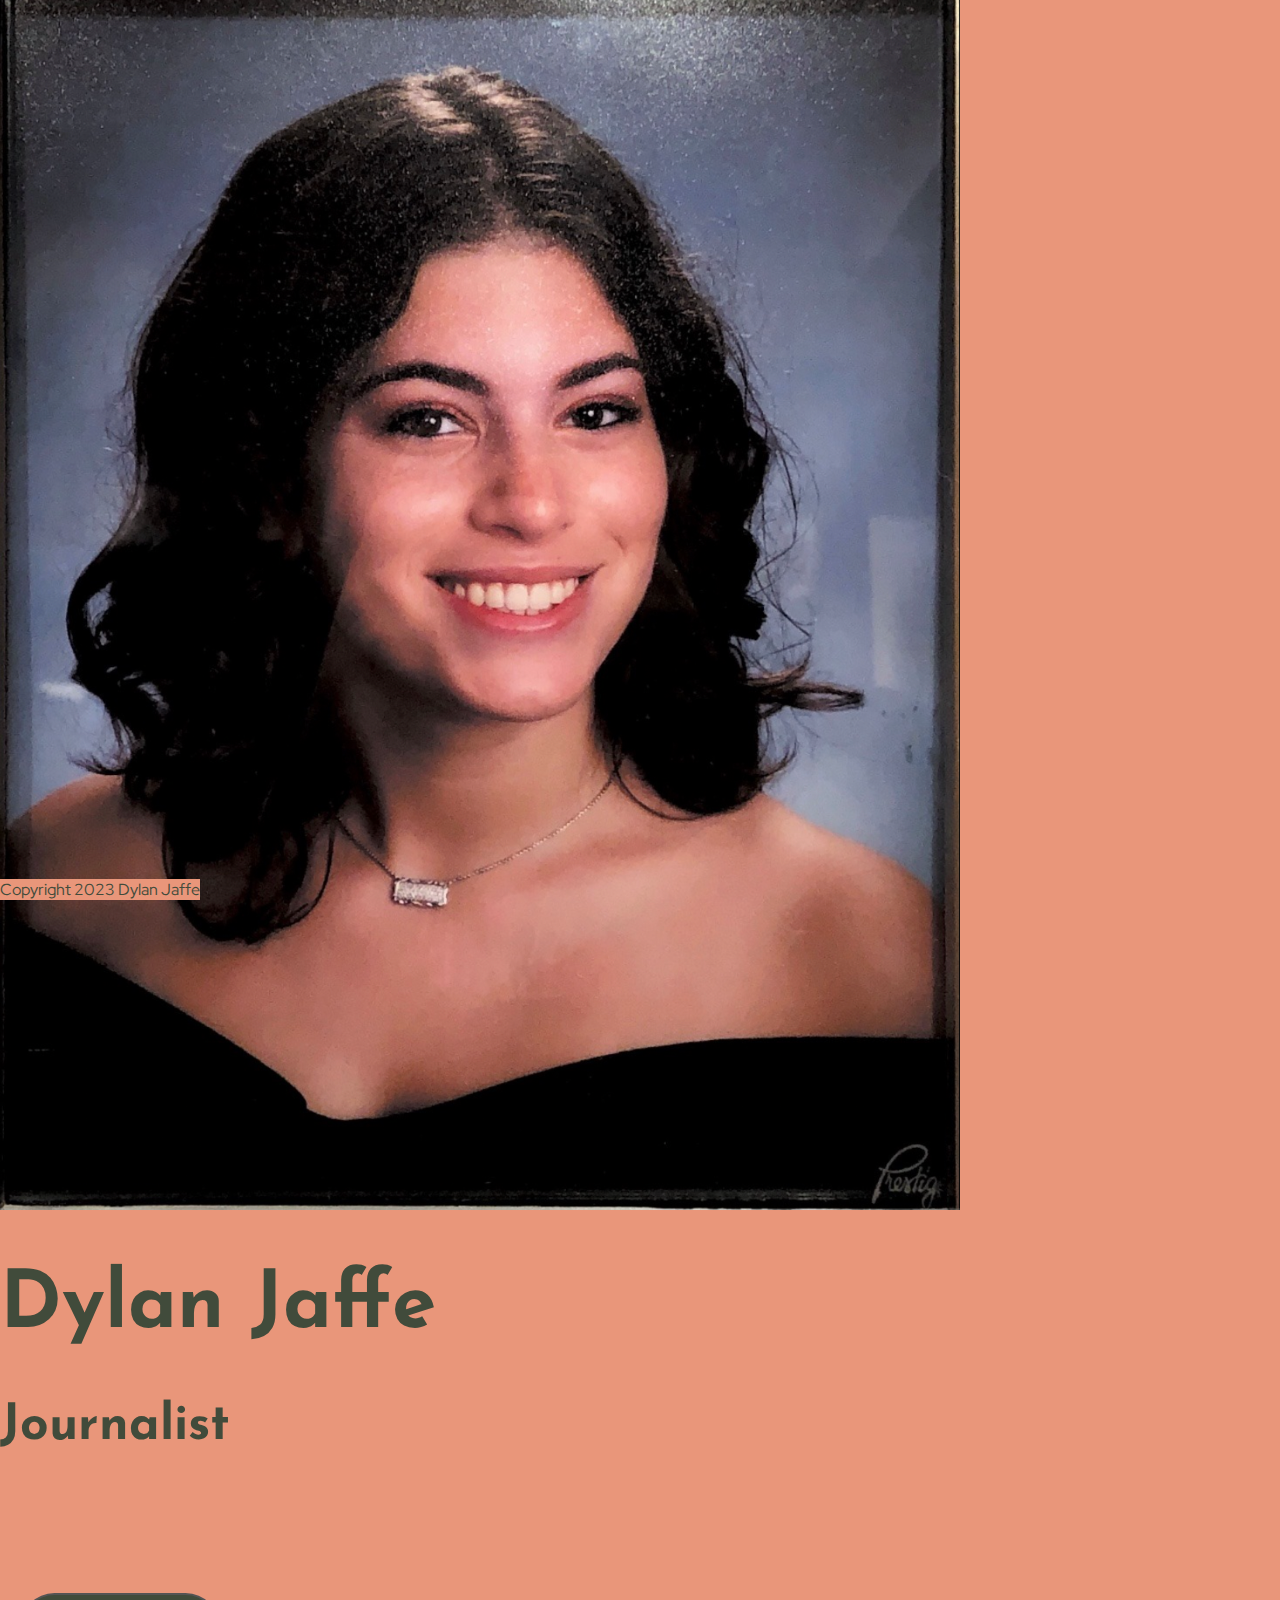
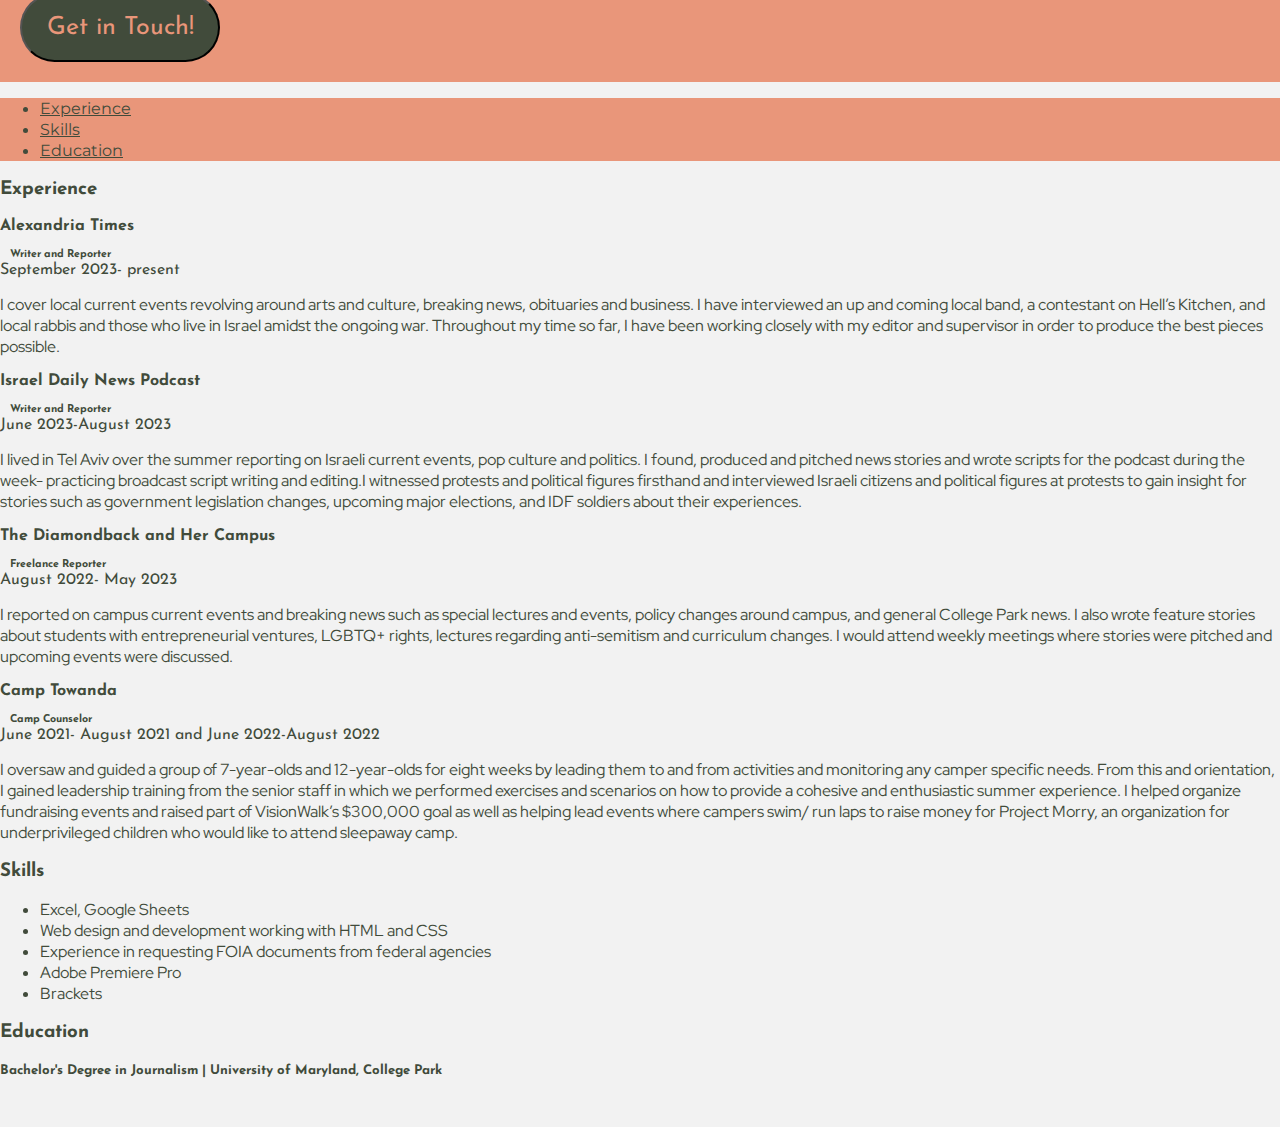
<file: online-portfolio/index.html>
<!DOCTYPE html>
<html lang="en">

<head>
    
 <meta charset="utf-8">
<meta name="viewport" content="width=device-width, initial-scale=1, shrink-to-fit=no">
    <title>Bootstrap Template</title>

<!-- Bootstrap CSS and JavaScript -->
<link href="https://cdn.jsdelivr.net/npm/bootstrap@5.0.1/dist/css/bootstrap.min.css" rel="stylesheet" integrity="sha384-+0n0xVW2eSR5OomGNYDnhzAbDsOXxcvSN1TPprVMTNDbiYZCxYbOOl7+AMvyTG2x" crossorigin="anonymous">
<script src="https://cdn.jsdelivr.net/npm/bootstrap@5.0.1/dist/js/bootstrap.bundle.min.js" integrity="sha384-gtEjrD/SeCtmISkJkNUaaKMoLD0//ElJ19smozuHV6z3Iehds+3Ulb9Bn9Plx0x4" crossorigin="anonymous"></script>
<link rel="stylesheet" href="https://cdn.jsdelivr.net/npm/bootstrap-icons@1.5.0/font/bootstrap-icons.css">

 <link rel="preconnect" href="https://fonts.googleapis.com">
<link rel="preconnect" href="https://fonts.gstatic.com" crossorigin>
<link href="https://fonts.googleapis.com/css2?family=Comfortaa:wght@300&family=DM+Serif+Display&family=Josefin+Sans&family=Montserrat:wght@300&display=swap" rel="stylesheet"> 
    <link rel="preconnect" href="https://fonts.googleapis.com">
<link rel="preconnect" href="https://fonts.gstatic.com" crossorigin>
<link href="https://fonts.googleapis.com/css2?family=Red+Hat+Display:wght@300&display=swap" rel="stylesheet">
  
    <link href="style.css" rel="stylesheet">    
    </head>
    
<body>
    <div class="container-fluid" id="topper">   
         
    <div class="row">
         <div class="col-sm-6">
     <img src= Screen%20Shot%202023-09-12%20at%2012.31.29%20PM.png alt= "Dylan Jaffe Headshot">
      

    </div>
    <div class="class"=col-sm-6>
    <h1> Dylan Jaffe</h1>
         <h2> Journalist</h2>
         <button><a href="mailto:djaffe26@gmail.com">Get in Touch!</a></button>
        
    </div>
    
       </div>  
         </div>
   
         <div class="container-fluid" id="body">
    <div class="row">
        <div class="col nav">
            <!-- Horizontal Nav Start -->
    <ul class="nav">
  <li class="nav-item">
    <a class="nav-link" href="#experience">Experience</a>
  </li>
  <li class="nav-item">
    <a class="nav-link" href="#Skills">Skills</a>
  </li>
  <li class="nav-item">
    <a class="nav-link" href="#Education">Education</a>
  </li>
</ul>
<!-- Horizontal Nav End -->
        </div>
        </div>
 <div class="row section-header" id="experience">
       <div class="col">
         <h3> Experience</h3>  
  
          </div>      
             </div>  

    
   <div class="row">
    <div class="col-sm-3">
  <h4> Alexandria Times</h4> 
<h6>Writer and Reporter  </h6> 
<h7> September 2023- present</h7>  
       </div>
  <div class="col-sm-9">  
<p class="job-description"> I cover local current events revolving around arts and culture, breaking news, obituaries and business. I have interviewed an up and coming local band, a contestant on Hell’s Kitchen, and local rabbis and those who live in Israel amidst the ongoing war. Throughout my time so far, I have been working  closely with my editor and supervisor in order to produce the best pieces possible. </p>
    </div>  
        </div>           

    <div class="row">
    <div class="col-sm-3">
  <h4> Israel Daily News Podcast</h4> 
<h6>Writer and Reporter  </h6> 
<h7> June 2023-August 2023</h7>
     </div>
  <div class="col-sm-9">        
<p class= "job description"> I lived in Tel Aviv over the summer reporting on Israeli current events, pop culture and politics. I found, produced and pitched news stories and wrote scripts for the podcast during the week- practicing broadcast script writing and editing.I witnessed protests and political figures firsthand and interviewed Israeli citizens and political figures at protests to gain insight for stories such as government legislation changes, upcoming major elections, and IDF soldiers about their experiences. </p>  
      </div>
        </div>  
<div class="row">
    <div class="col-sm-3">
  <h4>The Diamondback and Her Campus</h4> 
<h6>Freelance Reporter</h6> 
<h7> August 2022- May 2023</h7> 
    </div>
  <div class="col-sm-9">        
<p class= "job description"> I reported on campus current events and breaking news such as special lectures and events, policy changes around campus, and general College Park news. I also wrote feature stories about students with entrepreneurial ventures, LGBTQ+ rights, lectures regarding anti-semitism  and curriculum changes. I would attend weekly meetings where stories were pitched and upcoming events were discussed. </p>  
        </div>  
        </div> 
  
    
  <div class="row">
    <div class="col-sm-3">
  <h4> Camp Towanda</h4> 
<h6>Camp Counselor</h6> 
<h7> June 2021- August 2021 and June 2022-August 2022</h7> 
      </div>
  <div class="col-sm-9">   
      <div>
<p class= "job description"> I oversaw and guided a group of 7-year-olds and 12-year-olds for eight weeks by leading them to and from activities and monitoring any camper specific needs. From this and orientation, I gained leadership training from the senior staff in which we performed exercises and scenarios on how to provide a cohesive and enthusiastic summer experience. I helped organize fundraising events and raised part of VisionWalk’s $300,000 goal as well as helping lead events where campers swim/ run laps to raise money for Project Morry, an organization for underprivileged children who would like to attend sleepaway camp. </p>  
        </div>  
        </div>
</div>
    
    
    <div class="row">
        <div class="col">
        <!--Skills-->
        </div>
    </div>
    
    <div class="row" id="skills">
        
        <div class="col-sm-6">
            <h3>Skills </h3>
        <ul>
            <li>Excel, Google Sheets</li>
            <li>Web design and development working with HTML and CSS</li>
            <li> Experience in requesting FOIA documents from federal agencies </li>
            <li>Adobe Premiere Pro</li>
            <li> Brackets</li>
            </ul>
        </div>
        
    </div>
    
    <div class="row section-header" id="education">
        <div class="col">
            <h3> Education</h3>
        </div>
    </div>
    
    <div class="row">
        <div class="col">
     <h5>  Bachelor's Degree in Journalism | University of Maryland, College Park </h5>   
        </div>
    </div>
  
      

    </div>
<div class="container-fluid" id="footer">
    <div class="row">
        <div class="col">
Copyright 2023 Dylan Jaffe
        </div>
        </div>
    </div> 
    
    
    
</body>
    
</html>
</file>
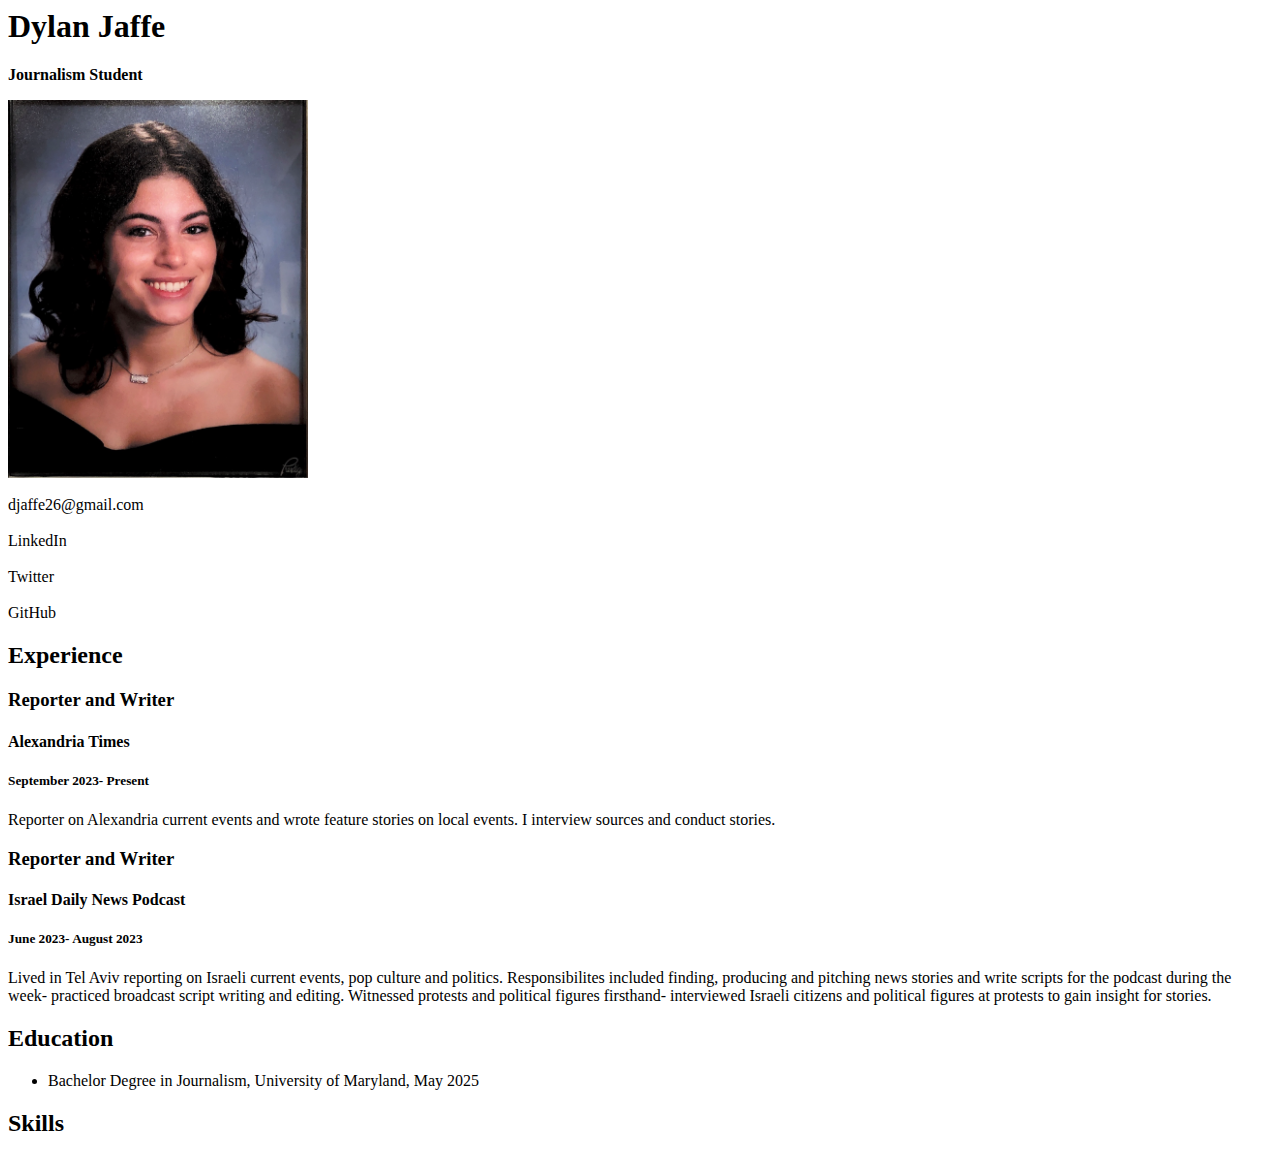
<file: resume.html>
<html>

<head>
    <title> Dylan Jaffe Resume</title>
    </head>
<body>
    <h1> Dylan Jaffe</h1>
    <p> <strong>Journalism Student</strong></p>
    <img src="Screen%20Shot%202023-09-12%20at%2012.31.29%20PM.png" alt="A photo of me" width= "300"> 
    <div id="contact">
<br>djaffe26@gmail.com<br>
        
<br><a href="https://www.linkedin.com/in/dylan-jaffe-6246ba265/"target="_blank"></a>LinkedIn<br>
<br><a href="https://twitter.com/DylanJaffe1"target="_blank"></a>Twitter<br>
<br><a href="https://github.com/djaffe2/djaffe-JOUR352"target="_blank"></a> GitHub <br>
    </div>
    
    <h2> Experience</h2>
    <h3> Reporter and Writer</h3>
    <h4> Alexandria Times</h4>
    <h5>September 2023- Present</h5>
    <p>Reporter on Alexandria current events and wrote feature stories on local events. I interview sources and conduct stories.</p>
    <h3> Reporter and Writer</h3>
    <h4> Israel Daily News Podcast</h4>
    <h5> June 2023- August 2023</h5>
    <p> Lived in Tel Aviv reporting on Israeli current events, pop culture and politics. Responsibilites included finding, producing  and pitching  news stories and write scripts for the podcast during the week- practiced broadcast script writing and editing. Witnessed protests and political figures firsthand- interviewed Israeli citizens and political figures at protests to gain insight for stories.</p>
    <h2> Education</h2>
    
    <ul><li>Bachelor Degree in Journalism, University of Maryland, May 2025
</li></ul>
    <h2> Skills</h2>
 </body>

<!-- I built this myself! -->

</html>
</file>
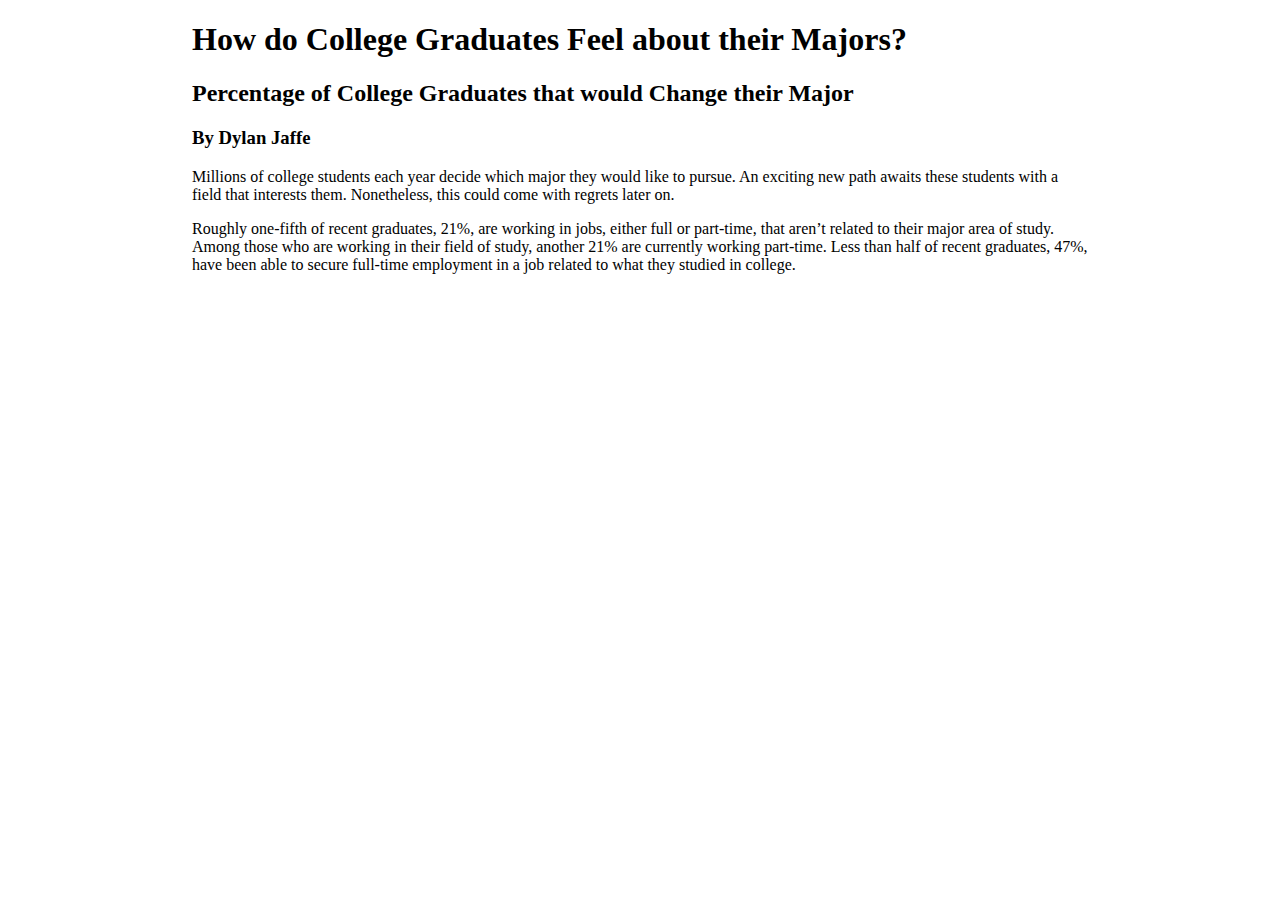
<file: data-viz-project/index-1.html>
<!DOCTYPE html>

<html lang="en">
    
<head>
<meta charset="utf-8">
<meta name="viewport" content="width=device-width, initial-scale=1, shrink-to-fit=no">
    <title>Dylan Jaffe Data Viz Project</title>
    
<style type="text/css">

    body {
        width:70%;
        margin:auto;
        font-family: Georgia, serif;
    }
    
</style>
</head>
    
<body>
    <h1>How do College Graduates Feel about their Majors?</h1>
    <h2>Percentage of College Graduates that would Change their Major</h2>
    <h3>By Dylan Jaffe</h3>
    <p>Millions of college students each year decide which major they would like to pursue. An exciting new path awaits these students with a field that interests them. Nonetheless, this could come with regrets later on.</p>

<!--Chart embeds go here-->
<div class="flourish-embed flourish-chart" data-src="visualisation/15764192"><script src="https://public.flourish.studio/resources/embed.js"></script></div>
  <p>Roughly one-fifth of recent graduates, 21%, are working in jobs, either full or part-time, that aren’t related to their major area of study. Among those who are working in their field of study, another 21% are currently working part-time. Less than half of recent graduates, 47%, have been able to secure full-time employment in a job related to what they studied in college. </p>  
<div class="flourish-embed flourish-chart" data-src="visualisation/15764340"><script src="https://public.flourish.studio/resources/embed.js"></script></div>


</body>
</file>
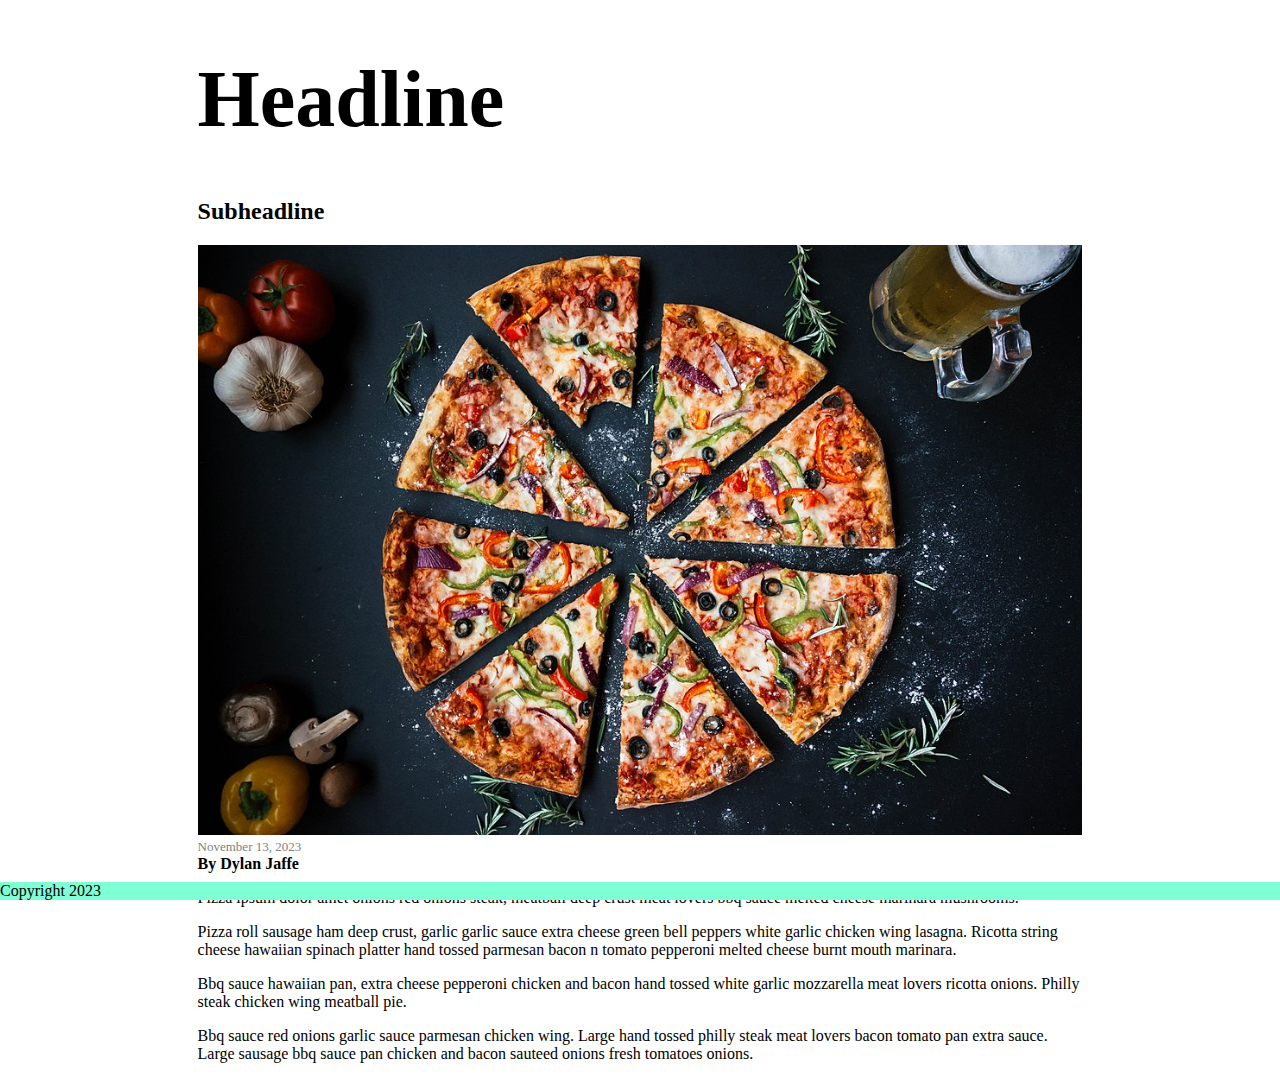
<file: midterm/index-2.html>
<!DOCTYPE html>

<html lang="en">
    
<head>
<meta charset="utf-8">
<meta name="viewport" content="width=device-width, initial-scale=1, shrink-to-fit=no">
    <link href="style.css" rel="stylesheet">
    <title>Dylan Jaffe Midterm</title>
</head>
    
<body>
<div id="article">
  <h1>Headline</h1>  
    <h2>Subheadline</h2>
    <img id="lead" src="Pizza-1.jpg" alt="pizza pie cut into 8 slices with vegetables">
    <div id="date"> November 13, 2023</div>
    <div id="byline"> By <a href="mailto:djaffe26@gmail.com"></a>  Dylan Jaffe  </div>
    <p>Pizza ipsum dolor amet onions red onions steak, meatball deep crust meat lovers bbq sauce melted cheese marinara mushrooms. </p>

<p>Pizza roll sausage ham deep crust, garlic garlic sauce extra cheese green bell peppers white garlic chicken wing lasagna. Ricotta string cheese hawaiian spinach platter hand tossed parmesan bacon n tomato pepperoni melted cheese burnt mouth marinara.</p>

<p>Bbq sauce hawaiian pan, extra cheese pepperoni chicken and bacon hand tossed white garlic mozzarella meat lovers ricotta onions. Philly steak chicken wing meatball pie.</p>

<p>Bbq sauce red onions garlic sauce parmesan chicken wing. Large hand tossed philly steak meat lovers bacon tomato pan extra sauce. Large sausage bbq sauce pan chicken and bacon sauteed onions fresh tomatoes onions.</p>
    </div>
    <div id="footer"> Copyright 2023</div>
    
</body>
</file>
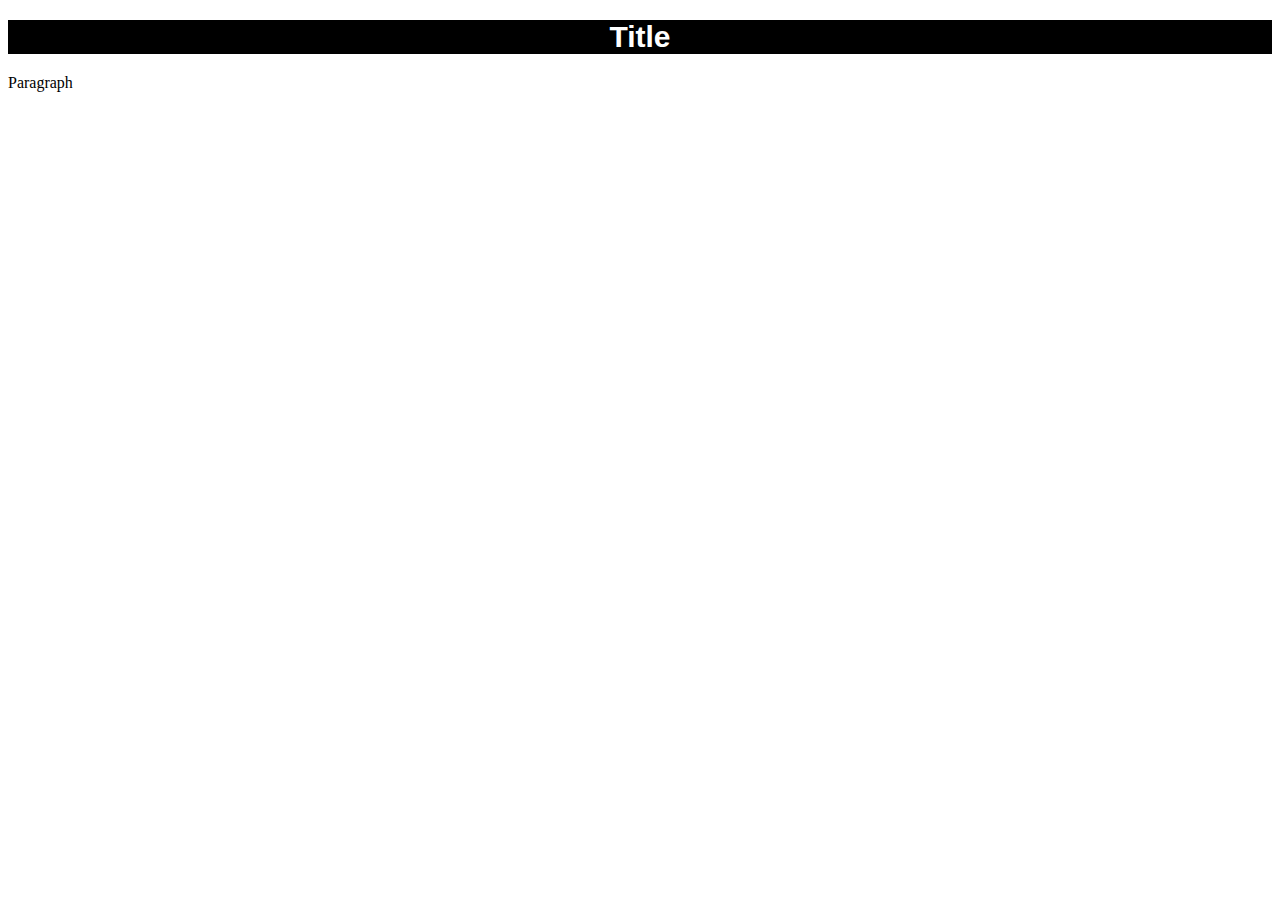
<file: styling-assignment/styled-text.html>
<!DOCTYPE html>
<html lang="en">
<head>
    <title>Stytled Text</title>
    <link href="style.css" rel="stylesheet">
</head>
    
<body> 
    <h1>
        Title
    </h1>
    <p>Paragraph</p>
</body>
    
</html>
</file>
<file: contact-button-assignment/style.css>
/*
MY COLOR PALETTE
Color 1 - #0E3C44
Color 2 - #CBC5EA
Color 3 - #E0E0E0
Color 4 - #1D7874
Color 5 - #ABCEA1
*/

body {
    background-color:#E0E0E0;
    text-align: center
        
      
          
}
button {
    background-color:#ABCEA1;
    color:#0E3C44;
    width:200px;
    padding: 10px 10px 10px 10px;
    margin: 50px 50px 50px 50px;
    border: none;
    border-radius: 6px;
    
}

button:hover {
    background-color:#CBC5EA;
}
h1{
    font-family: 'comfortaa;'
           
}
h2{
    font-family: 'comfortaa' 
    }
</file>
<file: final-project/style.css>
img {
    width:100%;
    object-fit:contain;
    

}

#topper {
    background-color: black;
}

h1{
    color: white;
    font-family: 'Baskervville', serif;
    font-size: 50px;
}
h2{ color: white;
    font-family: 'Handlee', cursive;
    font-size: 30px;
}
h3{
    color: white;
    font-family: 'Baskervville', serif;
    font-size: 15px;
    
}
h4{color: white;
font-family: 'Baskervville', serif;
    font-size:13px;
    
}
h5{color:black;
    font-family: 'Baskervville', serif;
    font-size: 12px;
    text-align: center;

}
p{
    padding: 30px 150px 0px 150px;
    color:black;
    font-family: 'Baskervville', serif;
    font-size: 18px;

}

.quote{ font-family: 'Baskervville', serif;
    font-size: 25px; 
    padding: 5px 150px 0px 150px;
    margin:auto;
     border-top:5px solid #6B7D7D;
    border-bottom: 5px solid #6B7D7D;
    text-align:center;
}


.img-sized {
    width: 100%;
    padding: 30px 150px 0px 150px;

    
}
.caption{
    padding:0px 150px 0px 150px;
    font-size:13px;
    font-family:'Baskervville', serif;
    text-align: center;
}

.flourish-embed {
    padding: 30px 150px 0px 150px;
    
}

@media (min-width:576px) {
    #img{width:100%;
        
        
    }
    
}

@media (min-width:992px) {
     #img{width:100%;
}
</file>
<file: online-portfolio/style.css>
@media {

.nav a {
    font-family:montserrat, sans-serif;
    color:#414B3B;
    text-align:center;
}

.nav a:hover {
    text-decoration: underline;
    color:#414B3B;
    }
    
.nav-item:hover {
    background-color:darksalmon;
        
    }
    
.nav {
        justify-content:center;
    background-color: darksalmon;

    }
    body{
        background-color:#F2F2F2;
        margin: 0px 0px 50px 0px; 
    }
        
img {
    width:75%;
    
}
    button{
       border-radius: 250px;
        color: darksalmon;
        font-family:'Josefin Sans', sans-serif;
        font-size: 25px;
        background-color: #414B3B;
        width: 200px;
        padding: 20px 20px 20px 20px;
    margin: 100px 20px 20px 20px;
        object-position: center;
        
        
    }
    button:hover {
        background-color: cornsilk;
    }
    button a {color:darksalmon;
        text-decoration:none;
        
        
    }
h1 {font-family: 'Josefin Sans', sans-serif;
    color:#414B3B; 
    font-size: 80px;
}
h2 {font-family: 'Josefin Sans', sans-serif;
    color:#414B3B;
    font-size:50px;}
    h3{font-family: 'Josefin Sans', sans-serif;
    color:#414B3B;}   
    h4 {font-family: 'Josefin Sans', sans-serif;
    color:#414B3B;
    margin: 10px 0px 10px 0px;}
h5{font-family: 'Josefin Sans', sans-serif;
    color:#414B3B;}
    ul{font-family: 'Red Hat Display', sans-serif;}
    li{color:#414B3B;}
    p {font-family: 'Red Hat Display', sans-serif;
    color:#414B3B;}
    h6{font-family: 'Josefin Sans', sans-serif;
    color:#414B3B;
        margin: 15px 0px 0px 10px;
    }
    h7{font-family: 'Josefin Sans', sans-serif;
    color:#414B3B; 
        margin: 15px 0px 15px 0px;
    }
 
#topper{
    background-color: darksalmon;
    
}
     
#footer {
    position:fixed;
    bottom:0px;
    background-color:darksalmon;
    color:#414B3B;
    font-family: 'Red Hat Display', sans-serif;
    
}
}
@media(min-width:576px)
{ h1 {
    font-size:80px;
    }
    
}
</file>
<file: midterm/style.css>
@media{ 
body{ 
font-family:serif;

}
#article{
    width:70%;
    margin:auto;
}

h1{
    font-size: 50px;
}

#date{
    color: gray;
    font-size: 13px;
}

#byline {
    font-weight:700;
}

img{
    width:100%;
}
    #footer{
        width:100%;
        background-color:aquamarine;
        color:black;
        position:fixed;
        bottom: 0px;
        left: 0px;
    }

}

@media(min-width:576px) {
    
    h1{
        font-size: 80px;
        
    }
    
}
</file>
<file: styling-assignment/style.css>
h1{
            color:white; 
            background-color:black; 
            font-family:arial; 
            font-size:30px; 
            text-align:center    
        }
</file>
